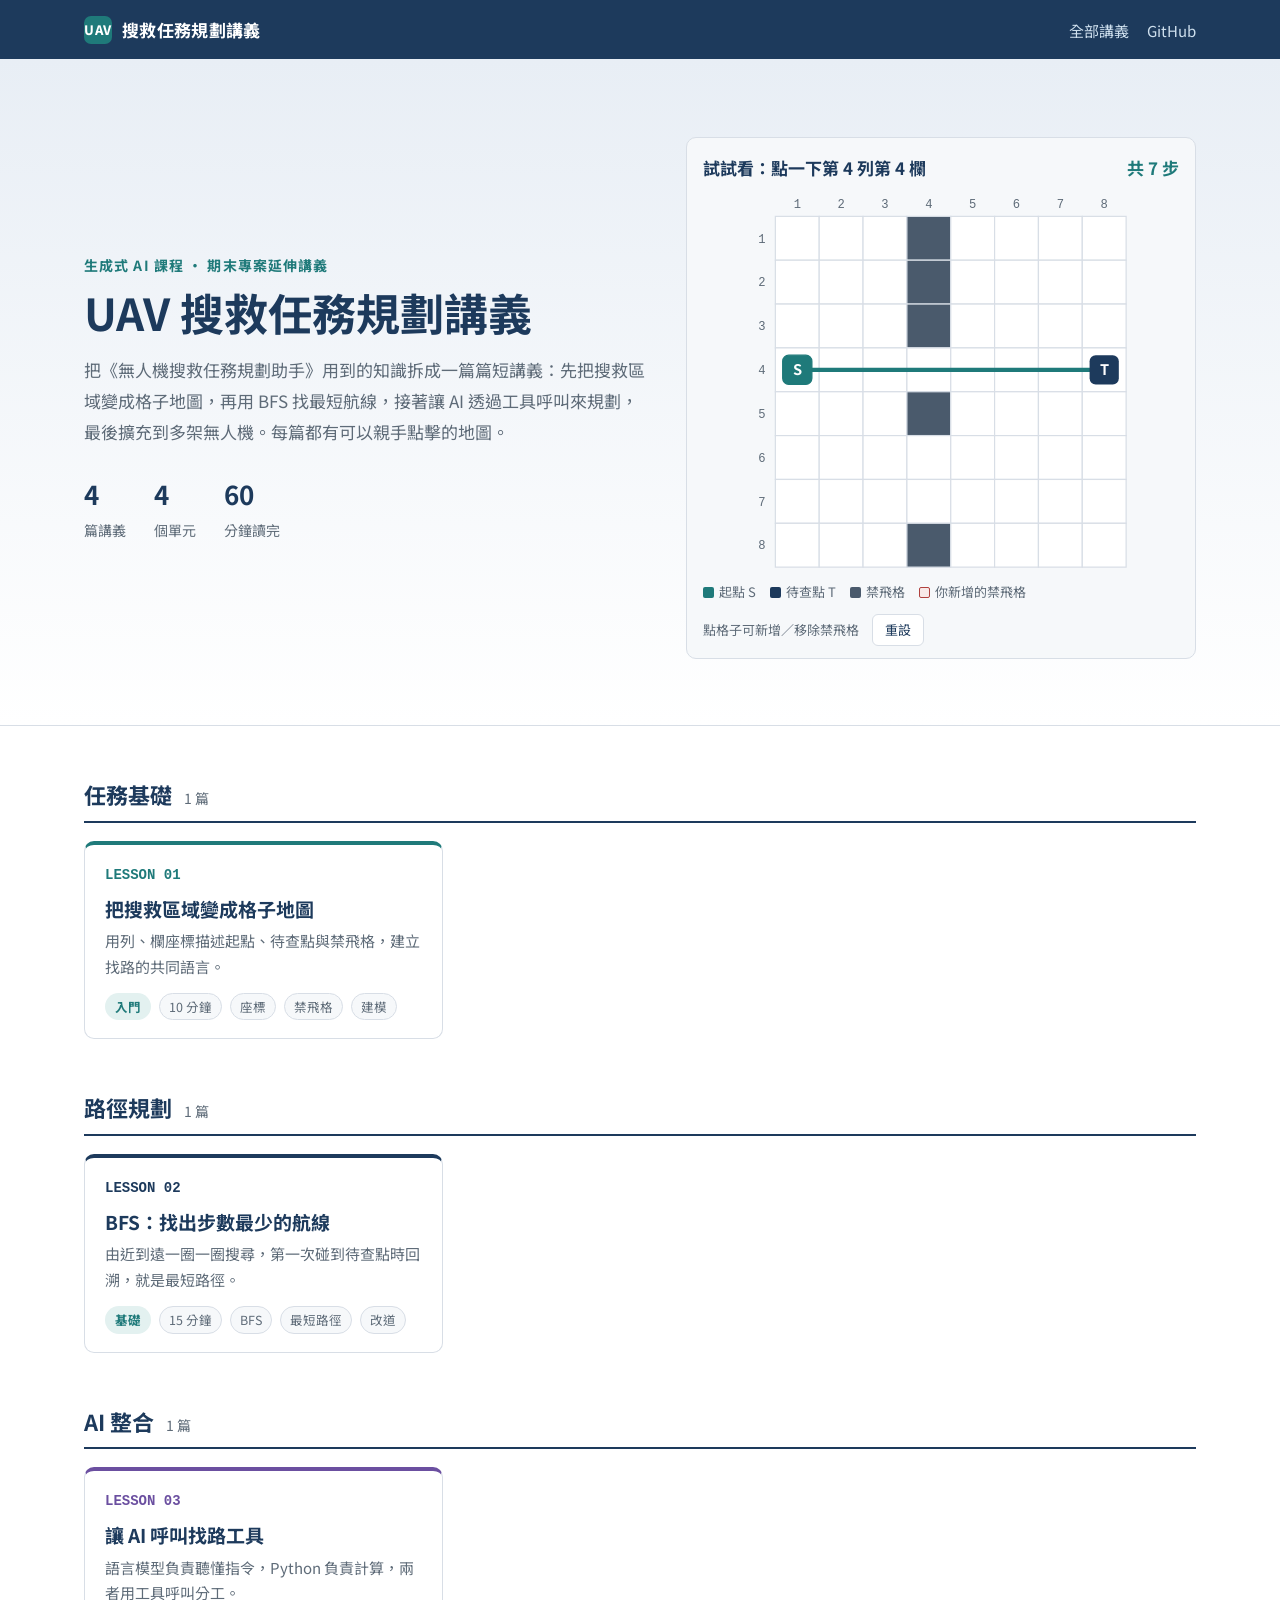
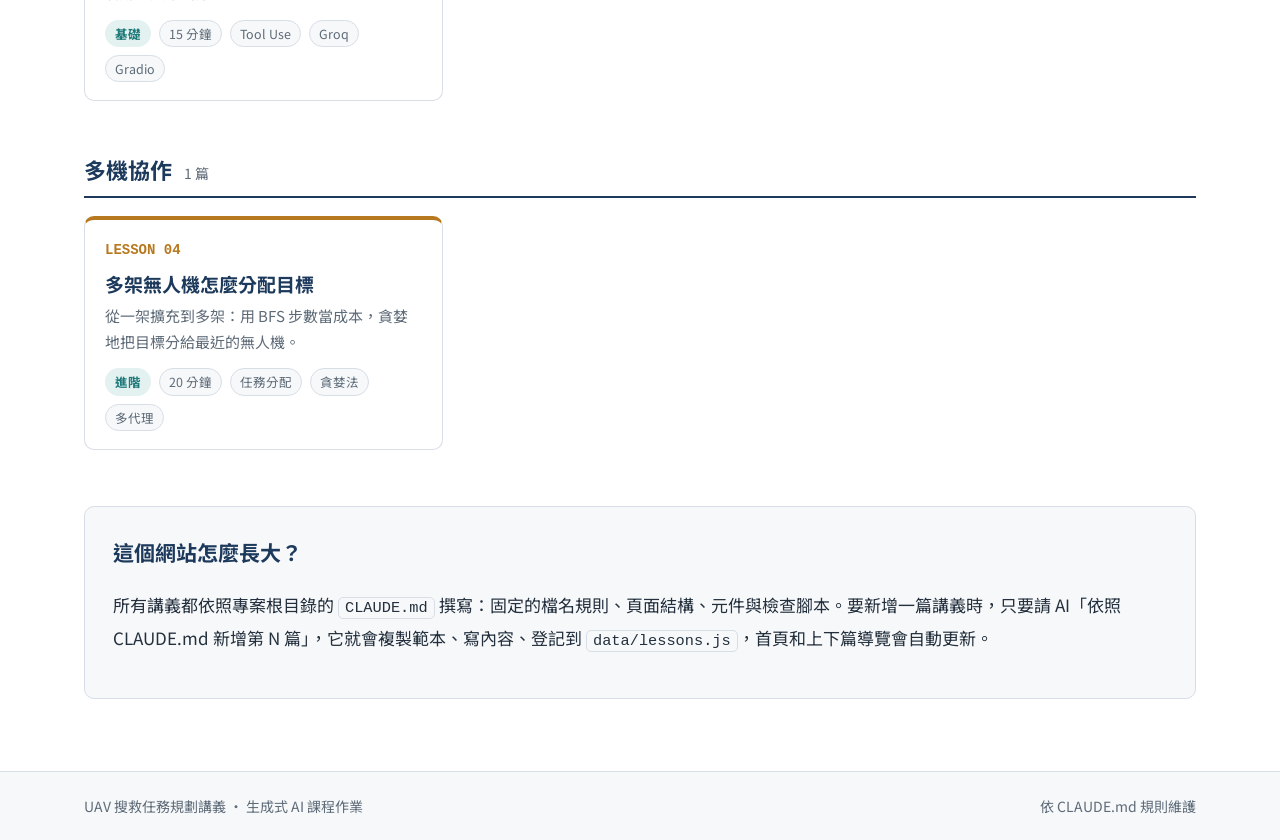
<file: index.html>
<!DOCTYPE html>
<html lang="zh-Hant-TW">
<head>
  <meta charset="UTF-8">
  <meta name="viewport" content="width=device-width, initial-scale=1">
  <title>UAV 搜救任務規劃講義</title>
  <meta name="description" content="從格子地圖、BFS 最短路徑、AI 工具呼叫到多無人機任務分配，一步步理解無人機搜救任務規劃。">
  <link rel="preconnect" href="https://fonts.googleapis.com">
  <link href="https://fonts.googleapis.com/css2?family=Noto+Sans+TC:wght@400;700&display=swap" rel="stylesheet">
  <link rel="stylesheet" href="assets/css/style.css">
  <script src="data/lessons.js" defer></script>
  <script src="assets/js/main.js" defer></script>
</head>
<body data-page="index">

<header class="site-header">
  <div class="inner">
    <a class="brand" href="index.html"><span class="brand-mark">UAV</span>搜救任務規劃講義</a>
    <nav><a href="#lessons">全部講義</a><a href="https://github.com/nswerr/uav-rescue-lessons">GitHub</a></nav>
  </div>
</header>

<section class="hero">
  <div class="inner hero-grid">
    <div>
      <p class="kicker">生成式 AI 課程 ・ 期末專案延伸講義</p>
      <h1>UAV 搜救任務規劃講義</h1>
      <p class="lead">把《無人機搜救任務規劃助手》用到的知識拆成一篇篇短講義：先把搜救區域變成格子地圖，再用 BFS 找最短航線，接著讓 AI 透過工具呼叫來規劃，最後擴充到多架無人機。每篇都有可以親手點擊的地圖。</p>
      <div class="stats">
        <div><b data-stat="count">–</b>篇講義</div>
        <div><b data-stat="units">–</b>個單元</div>
        <div><b data-stat="minutes">–</b>分鐘讀完</div>
      </div>
    </div>
    <div class="grid-map" data-rows="8" data-cols="8" data-start="4,1" data-goal="4,8"
         data-blocked="1,4;2,4;3,4;5,4;8,4" data-title="試試看：點一下第 4 列第 4 欄" data-interactive="true"></div>
  </div>
</section>

<main class="page" id="lessons">
  <div id="lesson-list"></div>

  <section class="how">
    <h2>這個網站怎麼長大？</h2>
    <p>所有講義都依照專案根目錄的 <code>CLAUDE.md</code> 撰寫：固定的檔名規則、頁面結構、元件與檢查腳本。要新增一篇講義時，只要請 AI「依照 CLAUDE.md 新增第 N 篇」，它就會複製範本、寫內容、登記到 <code>data/lessons.js</code>，首頁和上下篇導覽會自動更新。</p>
  </section>
</main>

<footer class="site-footer">
  <div class="inner">
    <span>UAV 搜救任務規劃講義 ・ 生成式 AI 課程作業</span>
    <span>依 CLAUDE.md 規則維護</span>
  </div>
</footer>
</body>
</html>
</file>
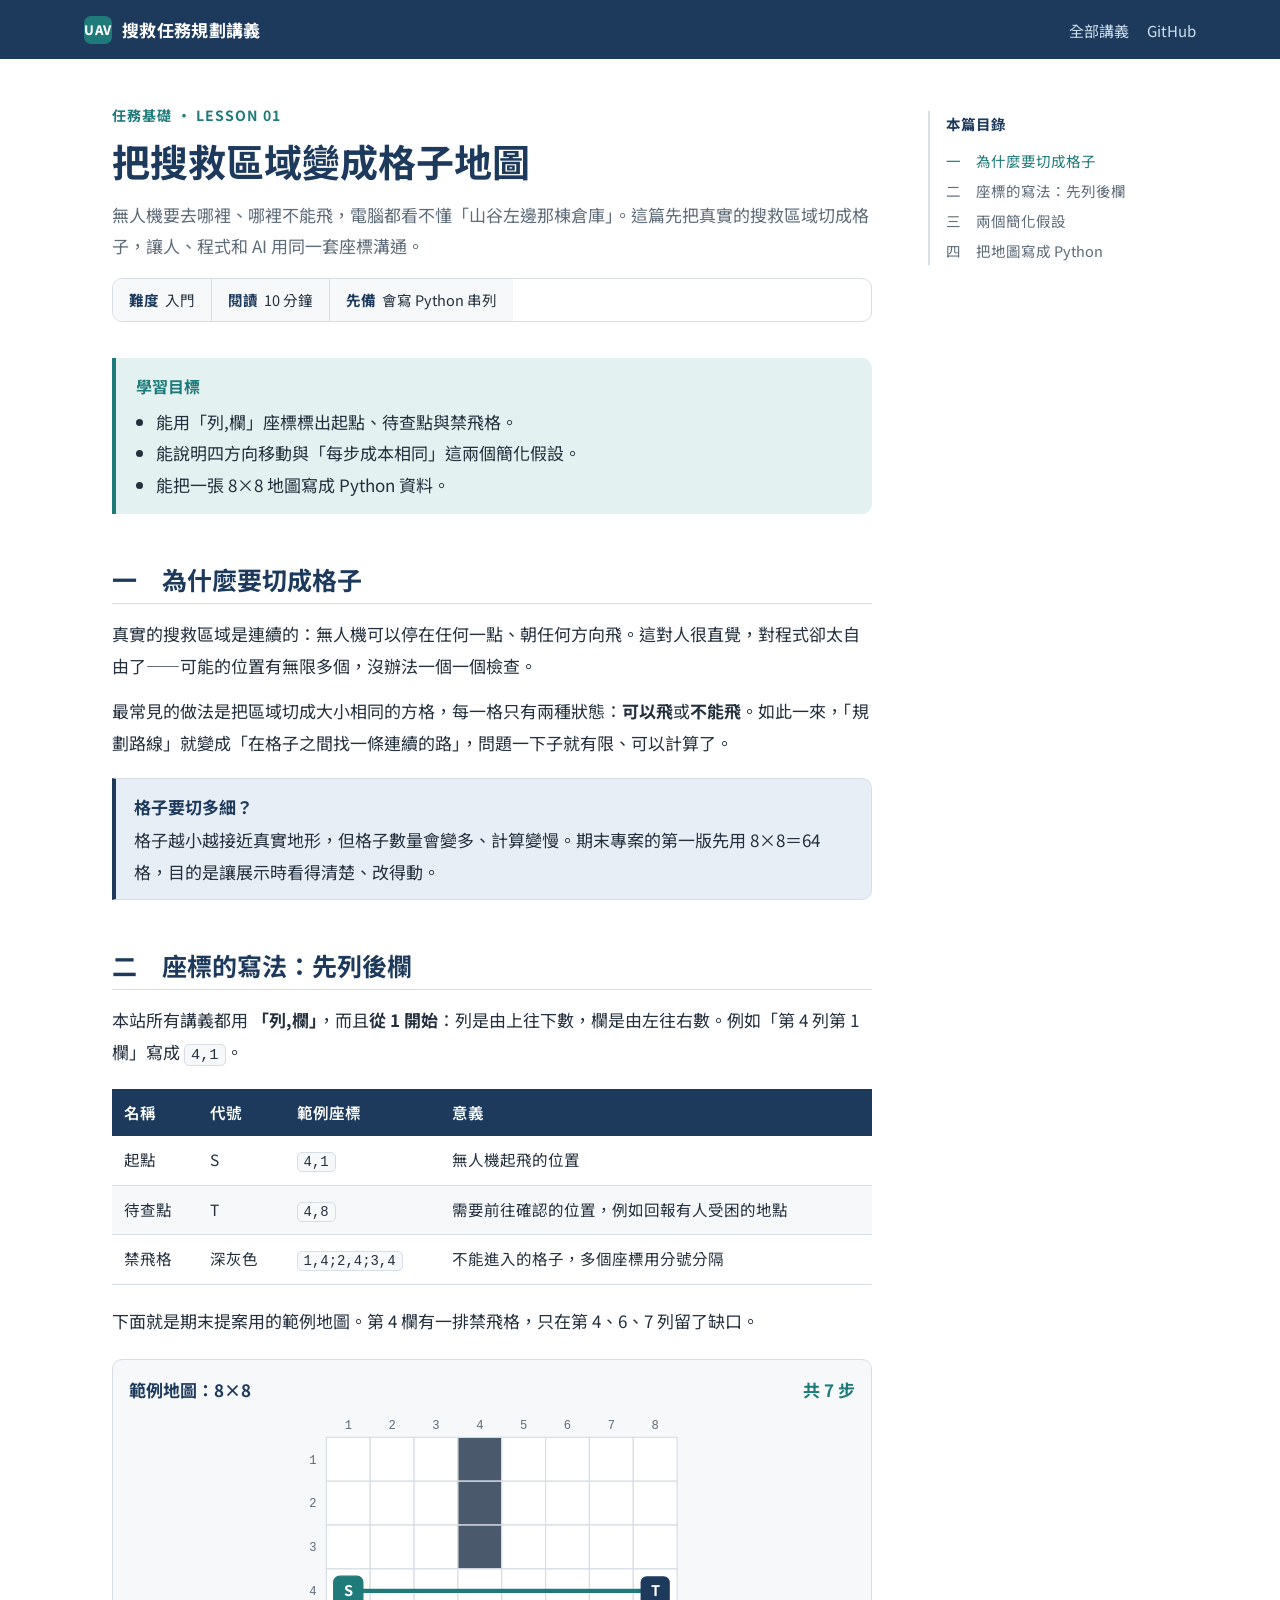
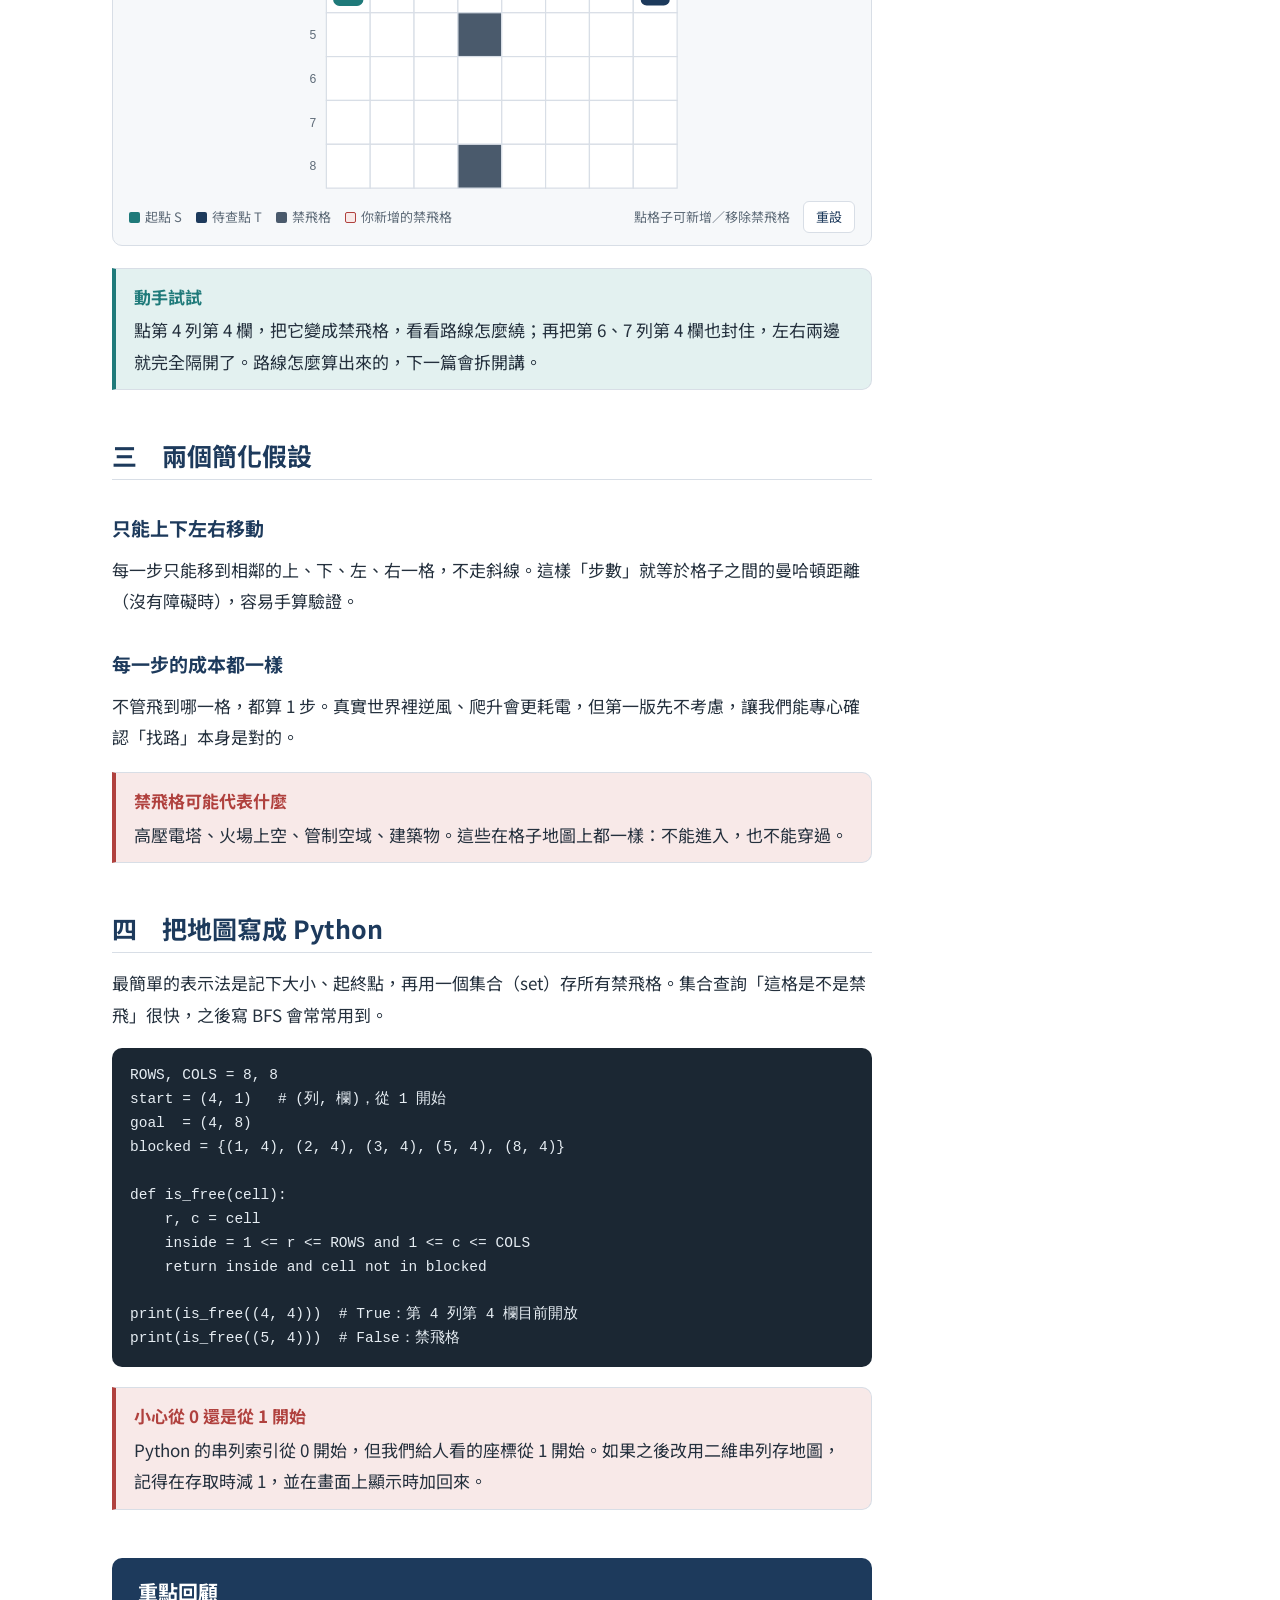
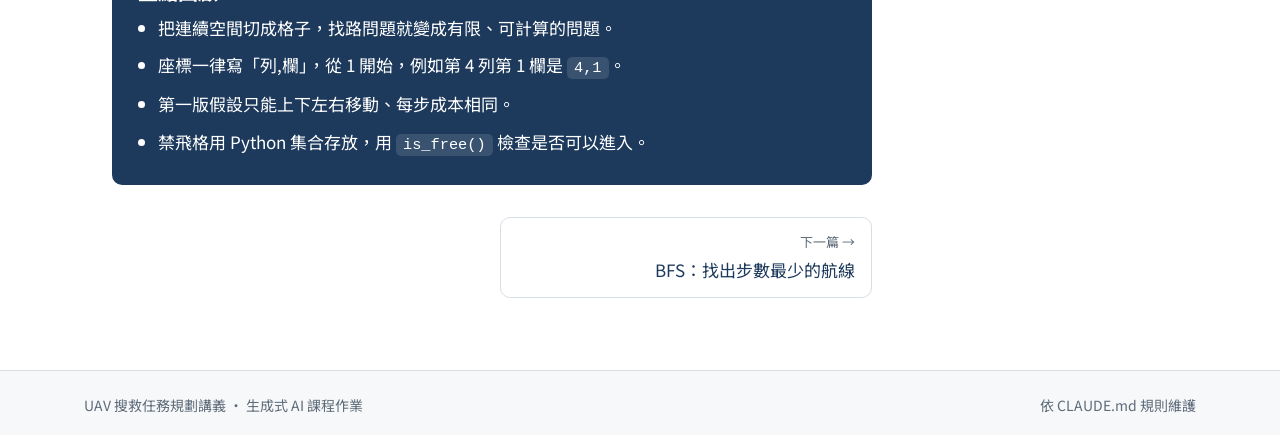
<file: lessons/01-grid-map.html>
<!DOCTYPE html>
<html lang="zh-Hant-TW">
<head>
  <meta charset="UTF-8">
  <meta name="viewport" content="width=device-width, initial-scale=1">
  <title>01 把搜救區域變成格子地圖｜UAV 搜救任務規劃講義</title>
  <meta name="description" content="用列、欄座標描述起點、待查點與禁飛格，建立找路的共同語言。">
  <link rel="preconnect" href="https://fonts.googleapis.com">
  <link href="https://fonts.googleapis.com/css2?family=Noto+Sans+TC:wght@400;700&display=swap" rel="stylesheet">
  <link rel="stylesheet" href="../assets/css/style.css">
  <script src="../data/lessons.js" defer></script>
  <script src="../assets/js/main.js" defer></script>
</head>
<body data-lesson-id="01">

<header class="site-header">
  <div class="inner">
    <a class="brand" href="../index.html"><span class="brand-mark">UAV</span>搜救任務規劃講義</a>
    <nav><a href="../index.html">全部講義</a><a href="https://github.com/nswerr/uav-rescue-lessons">GitHub</a></nav>
  </div>
</header>

<div class="lesson-layout">
  <main>
    <header class="lesson-head">
      <p class="kicker">任務基礎 ・ LESSON 01</p>
      <h1>把搜救區域變成格子地圖</h1>
      <p class="lead">無人機要去哪裡、哪裡不能飛，電腦都看不懂「山谷左邊那棟倉庫」。這篇先把真實的搜救區域切成格子，讓人、程式和 AI 用同一套座標溝通。</p>
      <div class="info-bar">
        <div><b>難度</b>入門</div>
        <div><b>閱讀</b>10 分鐘</div>
        <div><b>先備</b>會寫 Python 串列</div>
      </div>
    </header>

    <section class="goals">
      <h2>學習目標</h2>
      <ul>
        <li>能用「列,欄」座標標出起點、待查點與禁飛格。</li>
        <li>能說明四方向移動與「每步成本相同」這兩個簡化假設。</li>
        <li>能把一張 8×8 地圖寫成 Python 資料。</li>
      </ul>
    </section>

    <article>
      <h2 id="why-grid">一　為什麼要切成格子</h2>
      <p>真實的搜救區域是連續的：無人機可以停在任何一點、朝任何方向飛。這對人很直覺，對程式卻太自由了——可能的位置有無限多個，沒辦法一個一個檢查。</p>
      <p>最常見的做法是把區域切成大小相同的方格，每一格只有兩種狀態：<strong>可以飛</strong>或<strong>不能飛</strong>。如此一來，「規劃路線」就變成「在格子之間找一條連續的路」，問題一下子就有限、可以計算了。</p>
      <div class="callout note"><strong>格子要切多細？</strong><p>格子越小越接近真實地形，但格子數量會變多、計算變慢。期末專案的第一版先用 8×8＝64 格，目的是讓展示時看得清楚、改得動。</p></div>

      <h2 id="coordinates">二　座標的寫法：先列後欄</h2>
      <p>本站所有講義都用 <strong>「列,欄」</strong>，而且<strong>從 1 開始</strong>：列是由上往下數，欄是由左往右數。例如「第 4 列第 1 欄」寫成 <code>4,1</code>。</p>
      <table class="data">
        <thead><tr><th>名稱</th><th>代號</th><th>範例座標</th><th>意義</th></tr></thead>
        <tbody>
          <tr><td>起點</td><td>S</td><td><code>4,1</code></td><td>無人機起飛的位置</td></tr>
          <tr><td>待查點</td><td>T</td><td><code>4,8</code></td><td>需要前往確認的位置，例如回報有人受困的地點</td></tr>
          <tr><td>禁飛格</td><td>深灰色</td><td><code>1,4;2,4;3,4</code></td><td>不能進入的格子，多個座標用分號分隔</td></tr>
        </tbody>
      </table>
      <p>下面就是期末提案用的範例地圖。第 4 欄有一排禁飛格，只在第 4、6、7 列留了缺口。</p>

      <div class="grid-map" data-rows="8" data-cols="8" data-start="4,1" data-goal="4,8"
           data-blocked="1,4;2,4;3,4;5,4;8,4" data-title="範例地圖：8×8" data-interactive="true"></div>

      <div class="callout tip"><strong>動手試試</strong><p>點第 4 列第 4 欄，把它變成禁飛格，看看路線怎麼繞；再把第 6、7 列第 4 欄也封住，左右兩邊就完全隔開了。路線怎麼算出來的，下一篇會拆開講。</p></div>

      <h2 id="rules">三　兩個簡化假設</h2>
      <h3>只能上下左右移動</h3>
      <p>每一步只能移到相鄰的上、下、左、右一格，不走斜線。這樣「步數」就等於格子之間的曼哈頓距離（沒有障礙時），容易手算驗證。</p>
      <h3>每一步的成本都一樣</h3>
      <p>不管飛到哪一格，都算 1 步。真實世界裡逆風、爬升會更耗電，但第一版先不考慮，讓我們能專心確認「找路」本身是對的。</p>
      <div class="callout warn"><strong>禁飛格可能代表什麼</strong><p>高壓電塔、火場上空、管制空域、建築物。這些在格子地圖上都一樣：不能進入，也不能穿過。</p></div>

      <h2 id="python">四　把地圖寫成 Python</h2>
      <p>最簡單的表示法是記下大小、起終點，再用一個集合（set）存所有禁飛格。集合查詢「這格是不是禁飛」很快，之後寫 BFS 會常常用到。</p>
<pre><code class="lang-python">ROWS, COLS = 8, 8
start = (4, 1)   # (列, 欄)，從 1 開始
goal  = (4, 8)
blocked = {(1, 4), (2, 4), (3, 4), (5, 4), (8, 4)}

def is_free(cell):
    r, c = cell
    inside = 1 &lt;= r &lt;= ROWS and 1 &lt;= c &lt;= COLS
    return inside and cell not in blocked

print(is_free((4, 4)))  # True：第 4 列第 4 欄目前開放
print(is_free((5, 4)))  # False：禁飛格</code></pre>
      <div class="callout warn"><strong>小心從 0 還是從 1 開始</strong><p>Python 的串列索引從 0 開始，但我們給人看的座標從 1 開始。如果之後改用二維串列存地圖，記得在存取時減 1，並在畫面上顯示時加回來。</p></div>

      <section class="recap">
        <h2>重點回顧</h2>
        <ul>
          <li>把連續空間切成格子，找路問題就變成有限、可計算的問題。</li>
          <li>座標一律寫「列,欄」，從 1 開始，例如第 4 列第 1 欄是 <code>4,1</code>。</li>
          <li>第一版假設只能上下左右移動、每步成本相同。</li>
          <li>禁飛格用 Python 集合存放，用 <code>is_free()</code> 檢查是否可以進入。</li>
        </ul>
      </section>
    </article>

    <nav class="pager" data-pager></nav>
  </main>

  <aside class="toc" data-toc></aside>
</div>

<footer class="site-footer">
  <div class="inner">
    <span>UAV 搜救任務規劃講義 ・ 生成式 AI 課程作業</span>
    <span>依 CLAUDE.md 規則維護</span>
  </div>
</footer>
</body>
</html>
</file>
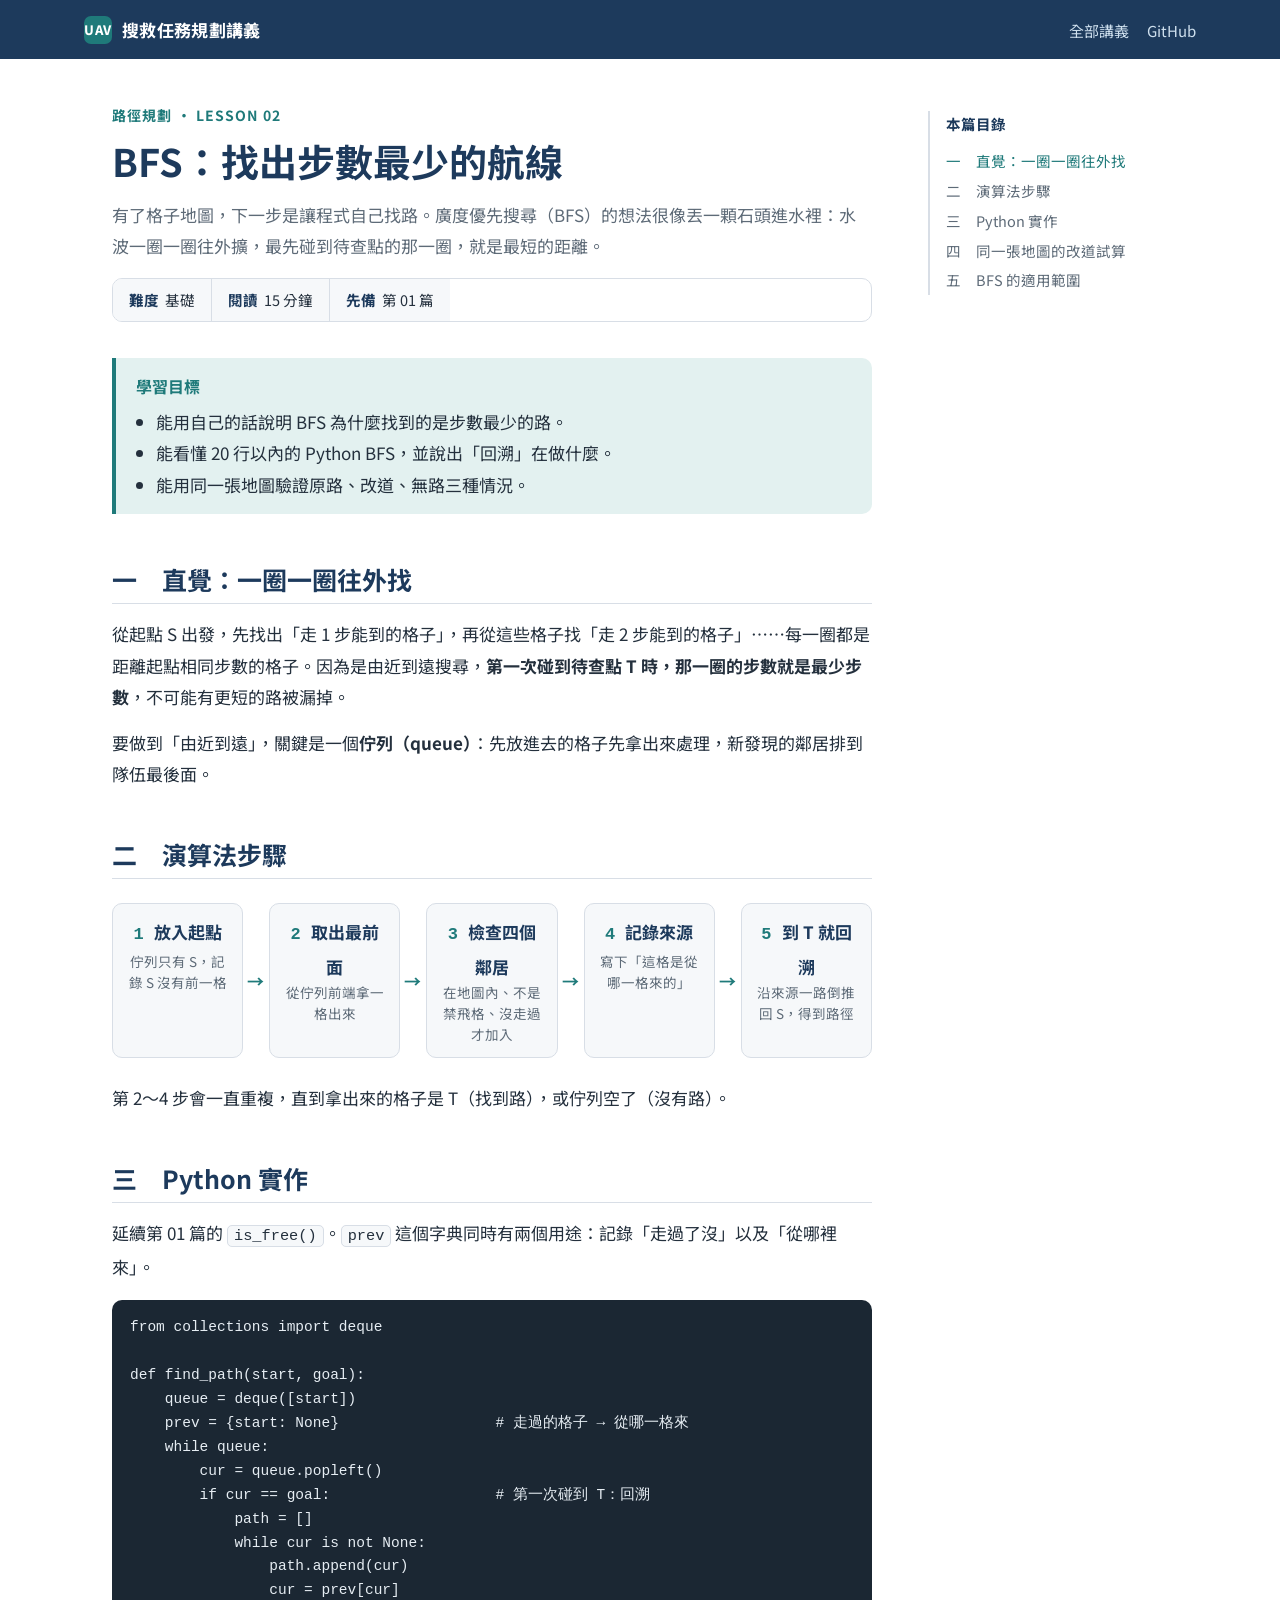
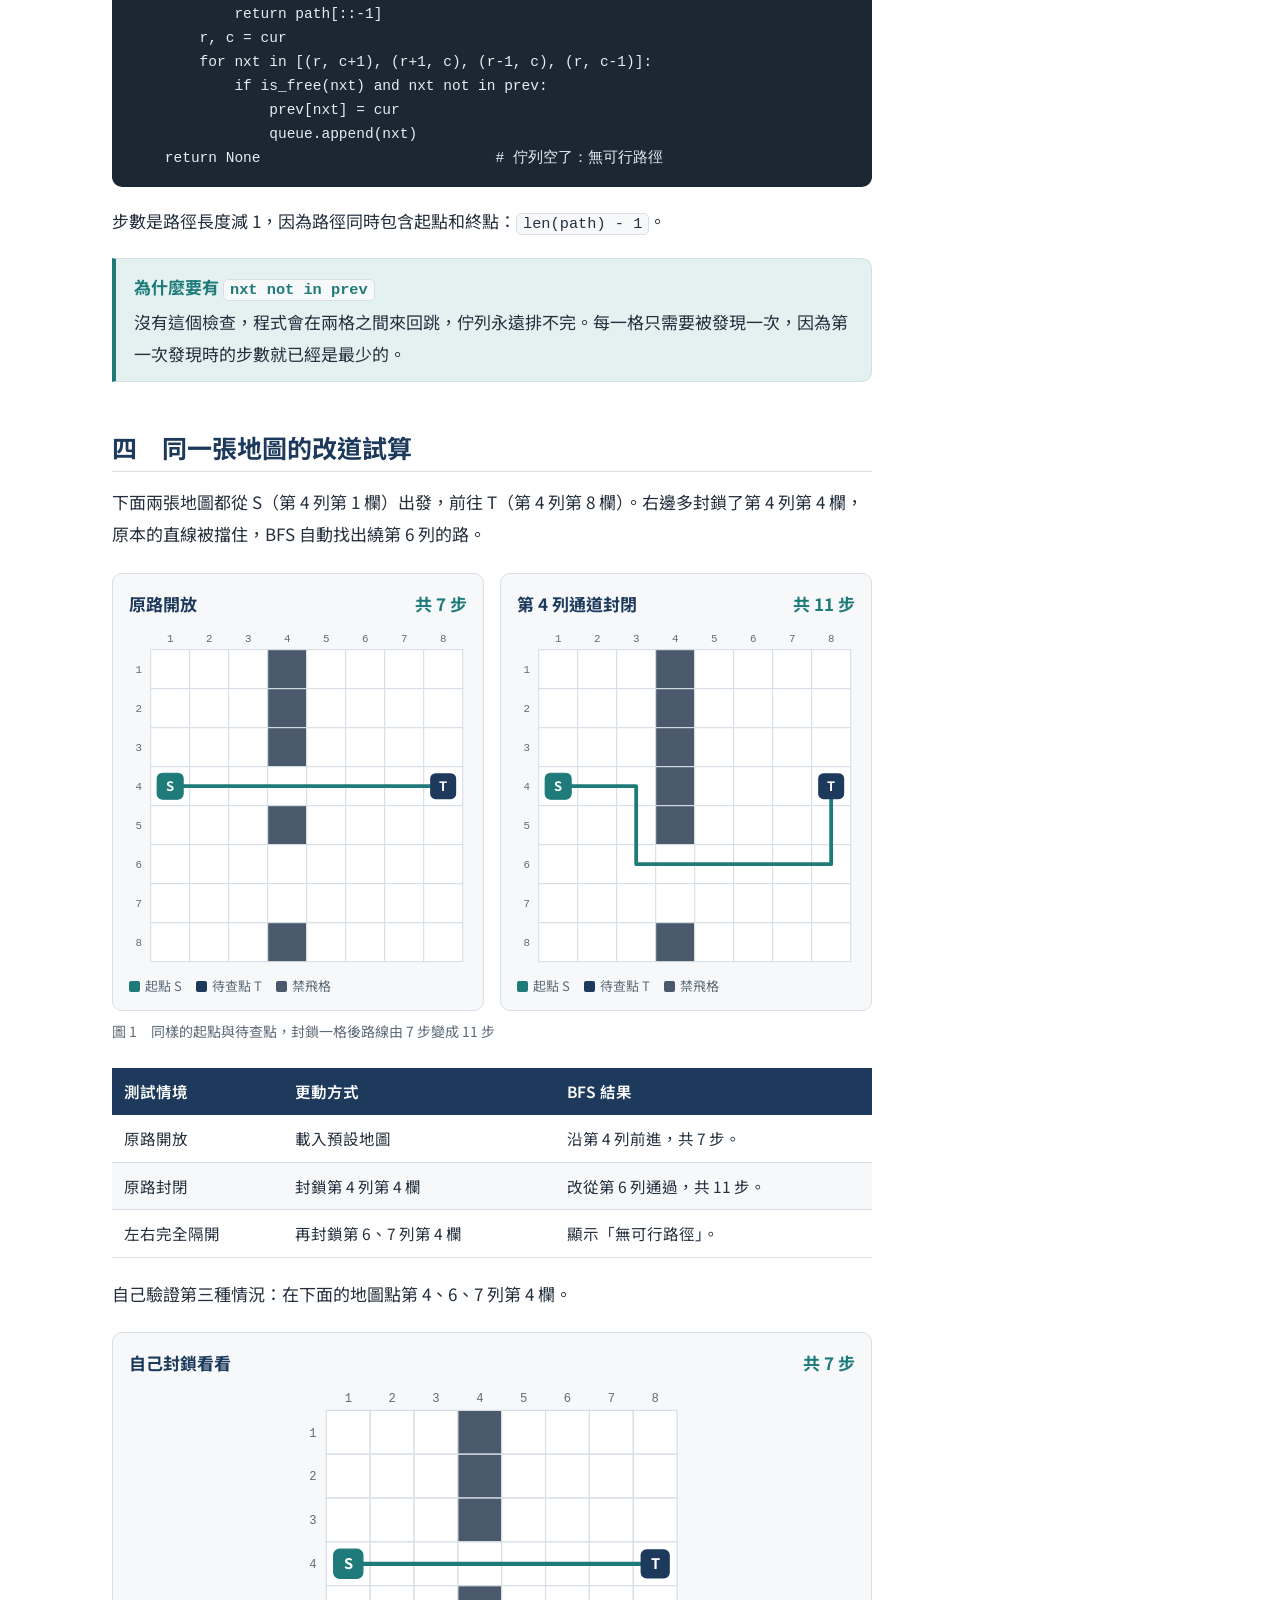
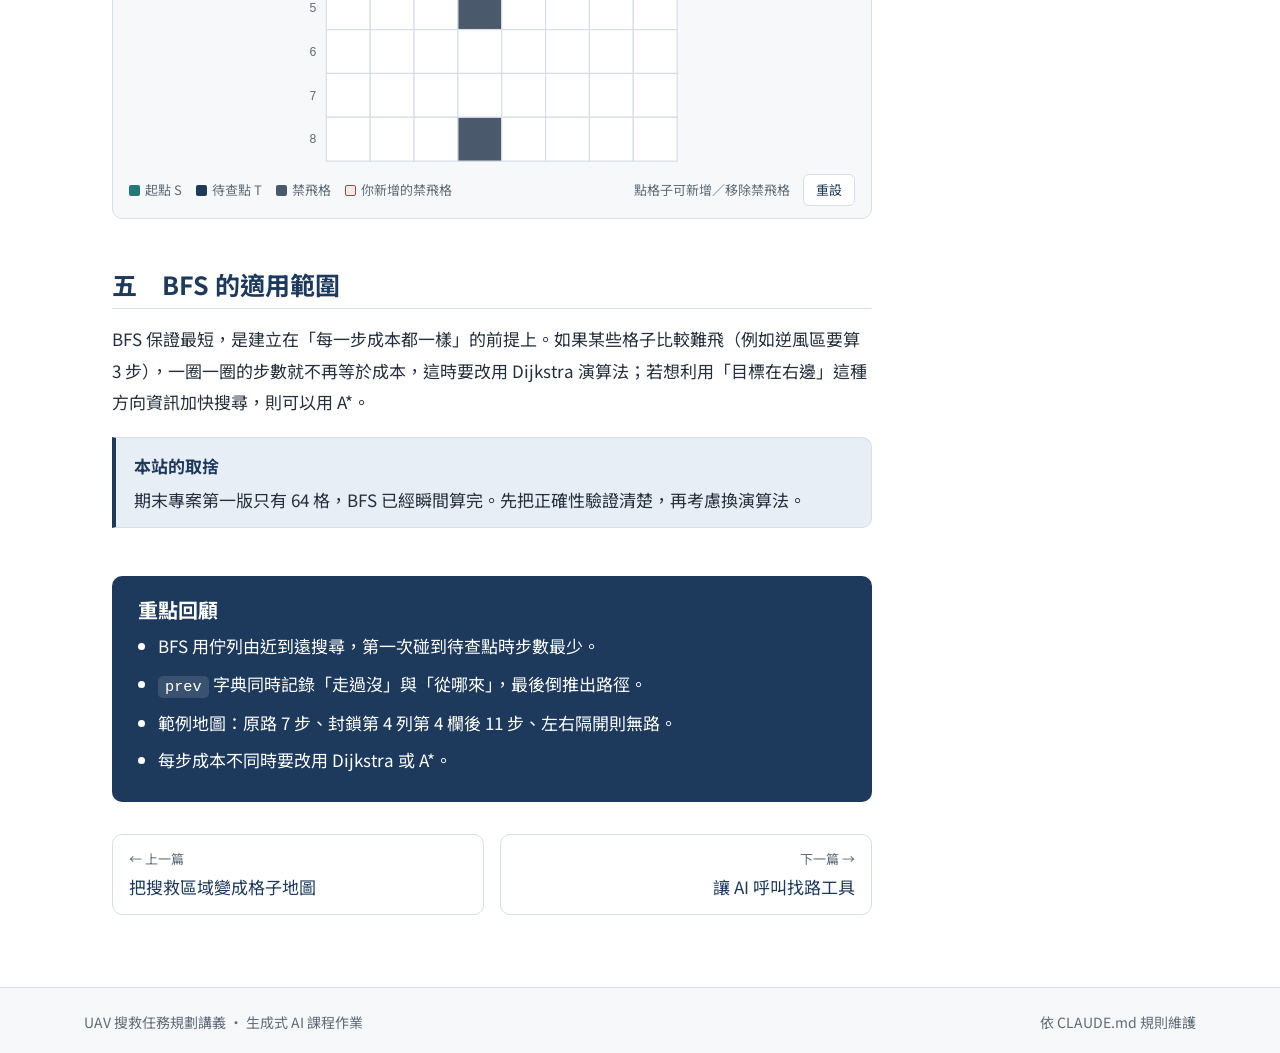
<file: lessons/02-bfs-shortest-path.html>
<!DOCTYPE html>
<html lang="zh-Hant-TW">
<head>
  <meta charset="UTF-8">
  <meta name="viewport" content="width=device-width, initial-scale=1">
  <title>02 BFS：找出步數最少的航線｜UAV 搜救任務規劃講義</title>
  <meta name="description" content="由近到遠一圈一圈搜尋，第一次碰到待查點時回溯，就是最短路徑。">
  <link rel="preconnect" href="https://fonts.googleapis.com">
  <link href="https://fonts.googleapis.com/css2?family=Noto+Sans+TC:wght@400;700&display=swap" rel="stylesheet">
  <link rel="stylesheet" href="../assets/css/style.css">
  <script src="../data/lessons.js" defer></script>
  <script src="../assets/js/main.js" defer></script>
</head>
<body data-lesson-id="02">

<header class="site-header">
  <div class="inner">
    <a class="brand" href="../index.html"><span class="brand-mark">UAV</span>搜救任務規劃講義</a>
    <nav><a href="../index.html">全部講義</a><a href="https://github.com/nswerr/uav-rescue-lessons">GitHub</a></nav>
  </div>
</header>

<div class="lesson-layout">
  <main>
    <header class="lesson-head">
      <p class="kicker">路徑規劃 ・ LESSON 02</p>
      <h1>BFS：找出步數最少的航線</h1>
      <p class="lead">有了格子地圖，下一步是讓程式自己找路。廣度優先搜尋（BFS）的想法很像丟一顆石頭進水裡：水波一圈一圈往外擴，最先碰到待查點的那一圈，就是最短的距離。</p>
      <div class="info-bar">
        <div><b>難度</b>基礎</div>
        <div><b>閱讀</b>15 分鐘</div>
        <div><b>先備</b>第 01 篇</div>
      </div>
    </header>

    <section class="goals">
      <h2>學習目標</h2>
      <ul>
        <li>能用自己的話說明 BFS 為什麼找到的是步數最少的路。</li>
        <li>能看懂 20 行以內的 Python BFS，並說出「回溯」在做什麼。</li>
        <li>能用同一張地圖驗證原路、改道、無路三種情況。</li>
      </ul>
    </section>

    <article>
      <h2 id="idea">一　直覺：一圈一圈往外找</h2>
      <p>從起點 S 出發，先找出「走 1 步能到的格子」，再從這些格子找「走 2 步能到的格子」……每一圈都是距離起點相同步數的格子。因為是由近到遠搜尋，<strong>第一次碰到待查點 T 時，那一圈的步數就是最少步數</strong>，不可能有更短的路被漏掉。</p>
      <p>要做到「由近到遠」，關鍵是一個<strong>佇列（queue）</strong>：先放進去的格子先拿出來處理，新發現的鄰居排到隊伍最後面。</p>

      <h2 id="steps">二　演算法步驟</h2>
      <ol class="flow">
        <li><b>放入起點</b><span>佇列只有 S，記錄 S 沒有前一格</span></li>
        <li><b>取出最前面</b><span>從佇列前端拿一格出來</span></li>
        <li><b>檢查四個鄰居</b><span>在地圖內、不是禁飛格、沒走過才加入</span></li>
        <li><b>記錄來源</b><span>寫下「這格是從哪一格來的」</span></li>
        <li><b>到 T 就回溯</b><span>沿來源一路倒推回 S，得到路徑</span></li>
      </ol>
      <p>第 2～4 步會一直重複，直到拿出來的格子是 T（找到路），或佇列空了（沒有路）。</p>

      <h2 id="code">三　Python 實作</h2>
      <p>延續第 01 篇的 <code>is_free()</code>。<code>prev</code> 這個字典同時有兩個用途：記錄「走過了沒」以及「從哪裡來」。</p>
<pre><code class="lang-python">from collections import deque

def find_path(start, goal):
    queue = deque([start])
    prev = {start: None}                  # 走過的格子 → 從哪一格來
    while queue:
        cur = queue.popleft()
        if cur == goal:                   # 第一次碰到 T：回溯
            path = []
            while cur is not None:
                path.append(cur)
                cur = prev[cur]
            return path[::-1]
        r, c = cur
        for nxt in [(r, c+1), (r+1, c), (r-1, c), (r, c-1)]:
            if is_free(nxt) and nxt not in prev:
                prev[nxt] = cur
                queue.append(nxt)
    return None                           # 佇列空了：無可行路徑</code></pre>
      <p>步數是路徑長度減 1，因為路徑同時包含起點和終點：<code>len(path) - 1</code>。</p>
      <div class="callout tip"><strong>為什麼要有 <code>nxt not in prev</code></strong><p>沒有這個檢查，程式會在兩格之間來回跳，佇列永遠排不完。每一格只需要被發現一次，因為第一次發現時的步數就已經是最少的。</p></div>

      <h2 id="reroute">四　同一張地圖的改道試算</h2>
      <p>下面兩張地圖都從 S（第 4 列第 1 欄）出發，前往 T（第 4 列第 8 欄）。右邊多封鎖了第 4 列第 4 欄，原本的直線被擋住，BFS 自動找出繞第 6 列的路。</p>
      <figure>
        <div class="map-pair">
          <div class="grid-map" data-rows="8" data-cols="8" data-start="4,1" data-goal="4,8"
               data-blocked="1,4;2,4;3,4;5,4;8,4" data-title="原路開放"></div>
          <div class="grid-map" data-rows="8" data-cols="8" data-start="4,1" data-goal="4,8"
               data-blocked="1,4;2,4;3,4;4,4;5,4;8,4" data-title="第 4 列通道封閉"></div>
        </div>
        <figcaption>圖 1　同樣的起點與待查點，封鎖一格後路線由 7 步變成 11 步</figcaption>
      </figure>
      <table class="data">
        <thead><tr><th>測試情境</th><th>更動方式</th><th>BFS 結果</th></tr></thead>
        <tbody>
          <tr><td>原路開放</td><td>載入預設地圖</td><td>沿第 4 列前進，共 7 步。</td></tr>
          <tr><td>原路封閉</td><td>封鎖第 4 列第 4 欄</td><td>改從第 6 列通過，共 11 步。</td></tr>
          <tr><td>左右完全隔開</td><td>再封鎖第 6、7 列第 4 欄</td><td>顯示「無可行路徑」。</td></tr>
        </tbody>
      </table>
      <p>自己驗證第三種情況：在下面的地圖點第 4、6、7 列第 4 欄。</p>
      <div class="grid-map" data-rows="8" data-cols="8" data-start="4,1" data-goal="4,8"
           data-blocked="1,4;2,4;3,4;5,4;8,4" data-title="自己封鎖看看" data-interactive="true"></div>

      <h2 id="limits">五　BFS 的適用範圍</h2>
      <p>BFS 保證最短，是建立在「每一步成本都一樣」的前提上。如果某些格子比較難飛（例如逆風區要算 3 步），一圈一圈的步數就不再等於成本，這時要改用 Dijkstra 演算法；若想利用「目標在右邊」這種方向資訊加快搜尋，則可以用 A*。</p>
      <div class="callout note"><strong>本站的取捨</strong><p>期末專案第一版只有 64 格，BFS 已經瞬間算完。先把正確性驗證清楚，再考慮換演算法。</p></div>

      <section class="recap">
        <h2>重點回顧</h2>
        <ul>
          <li>BFS 用佇列由近到遠搜尋，第一次碰到待查點時步數最少。</li>
          <li><code>prev</code> 字典同時記錄「走過沒」與「從哪來」，最後倒推出路徑。</li>
          <li>範例地圖：原路 7 步、封鎖第 4 列第 4 欄後 11 步、左右隔開則無路。</li>
          <li>每步成本不同時要改用 Dijkstra 或 A*。</li>
        </ul>
      </section>
    </article>

    <nav class="pager" data-pager></nav>
  </main>

  <aside class="toc" data-toc></aside>
</div>

<footer class="site-footer">
  <div class="inner">
    <span>UAV 搜救任務規劃講義 ・ 生成式 AI 課程作業</span>
    <span>依 CLAUDE.md 規則維護</span>
  </div>
</footer>
</body>
</html>
</file>
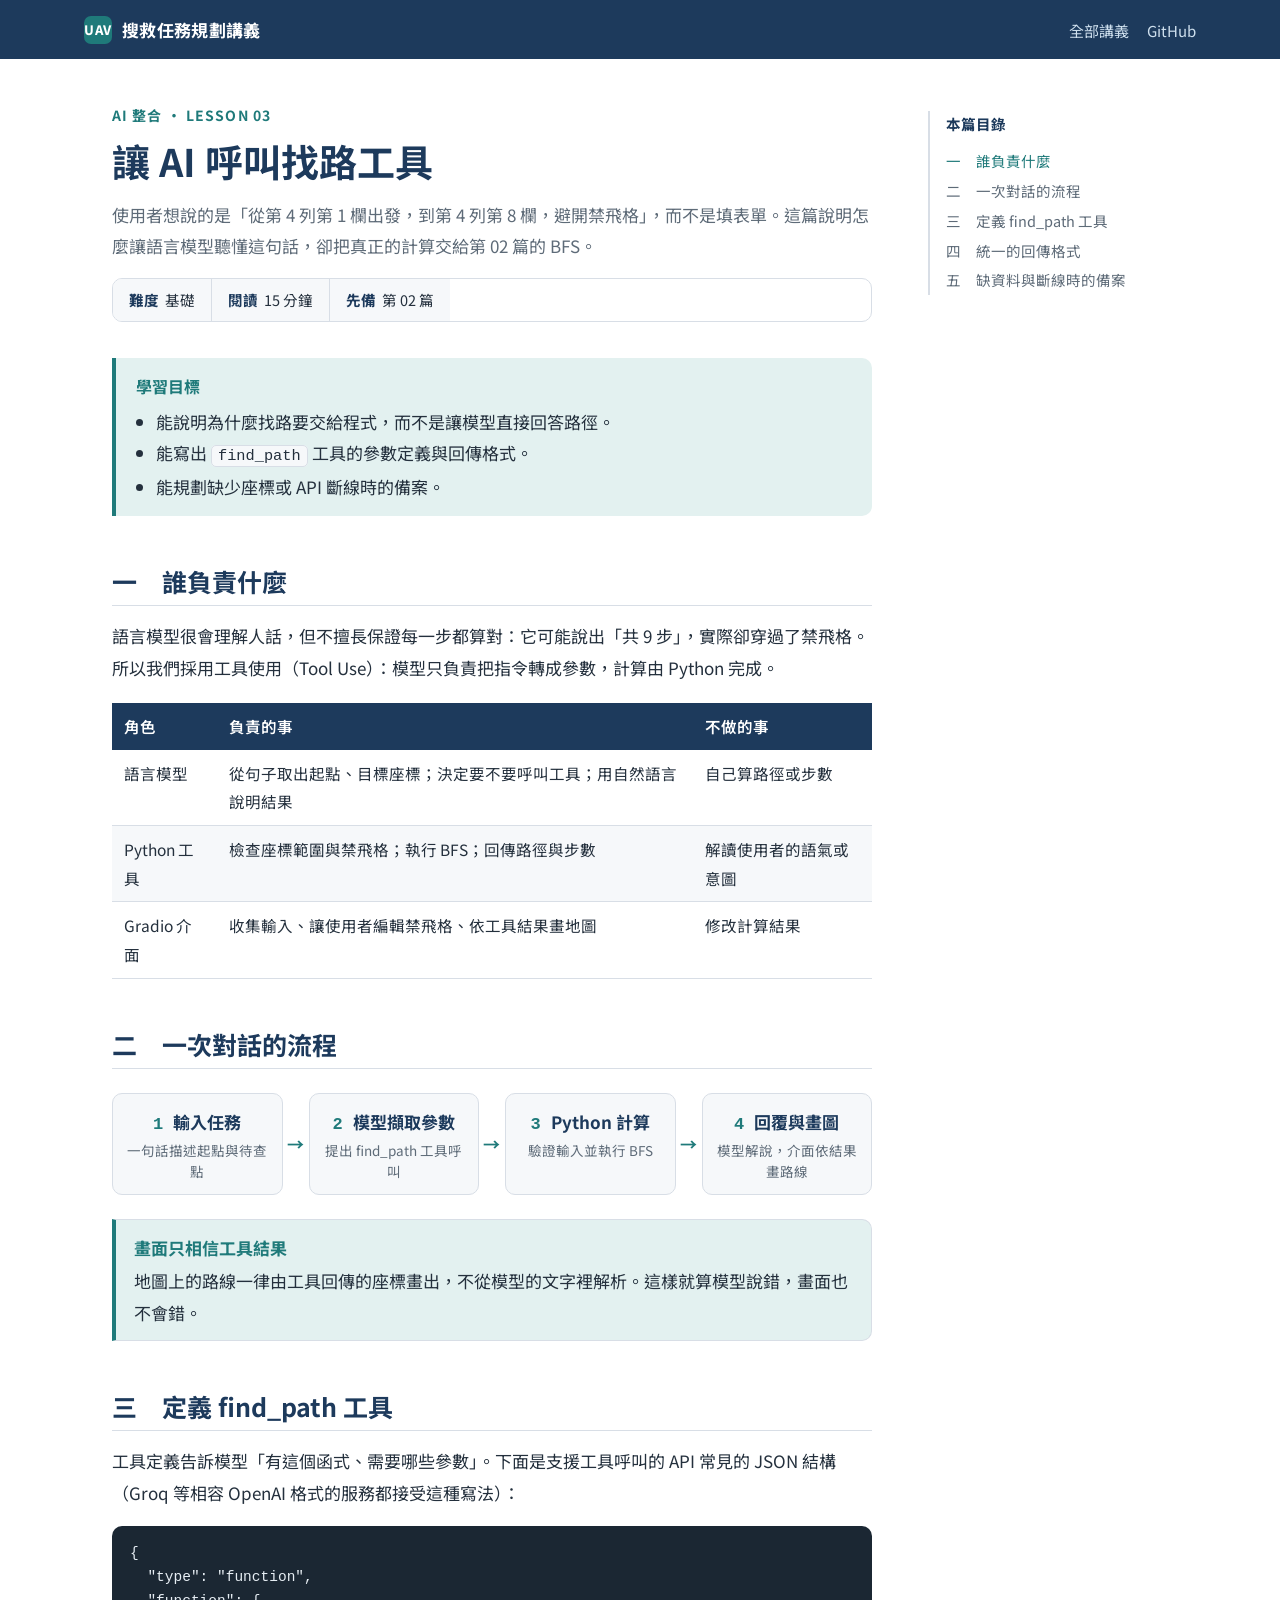
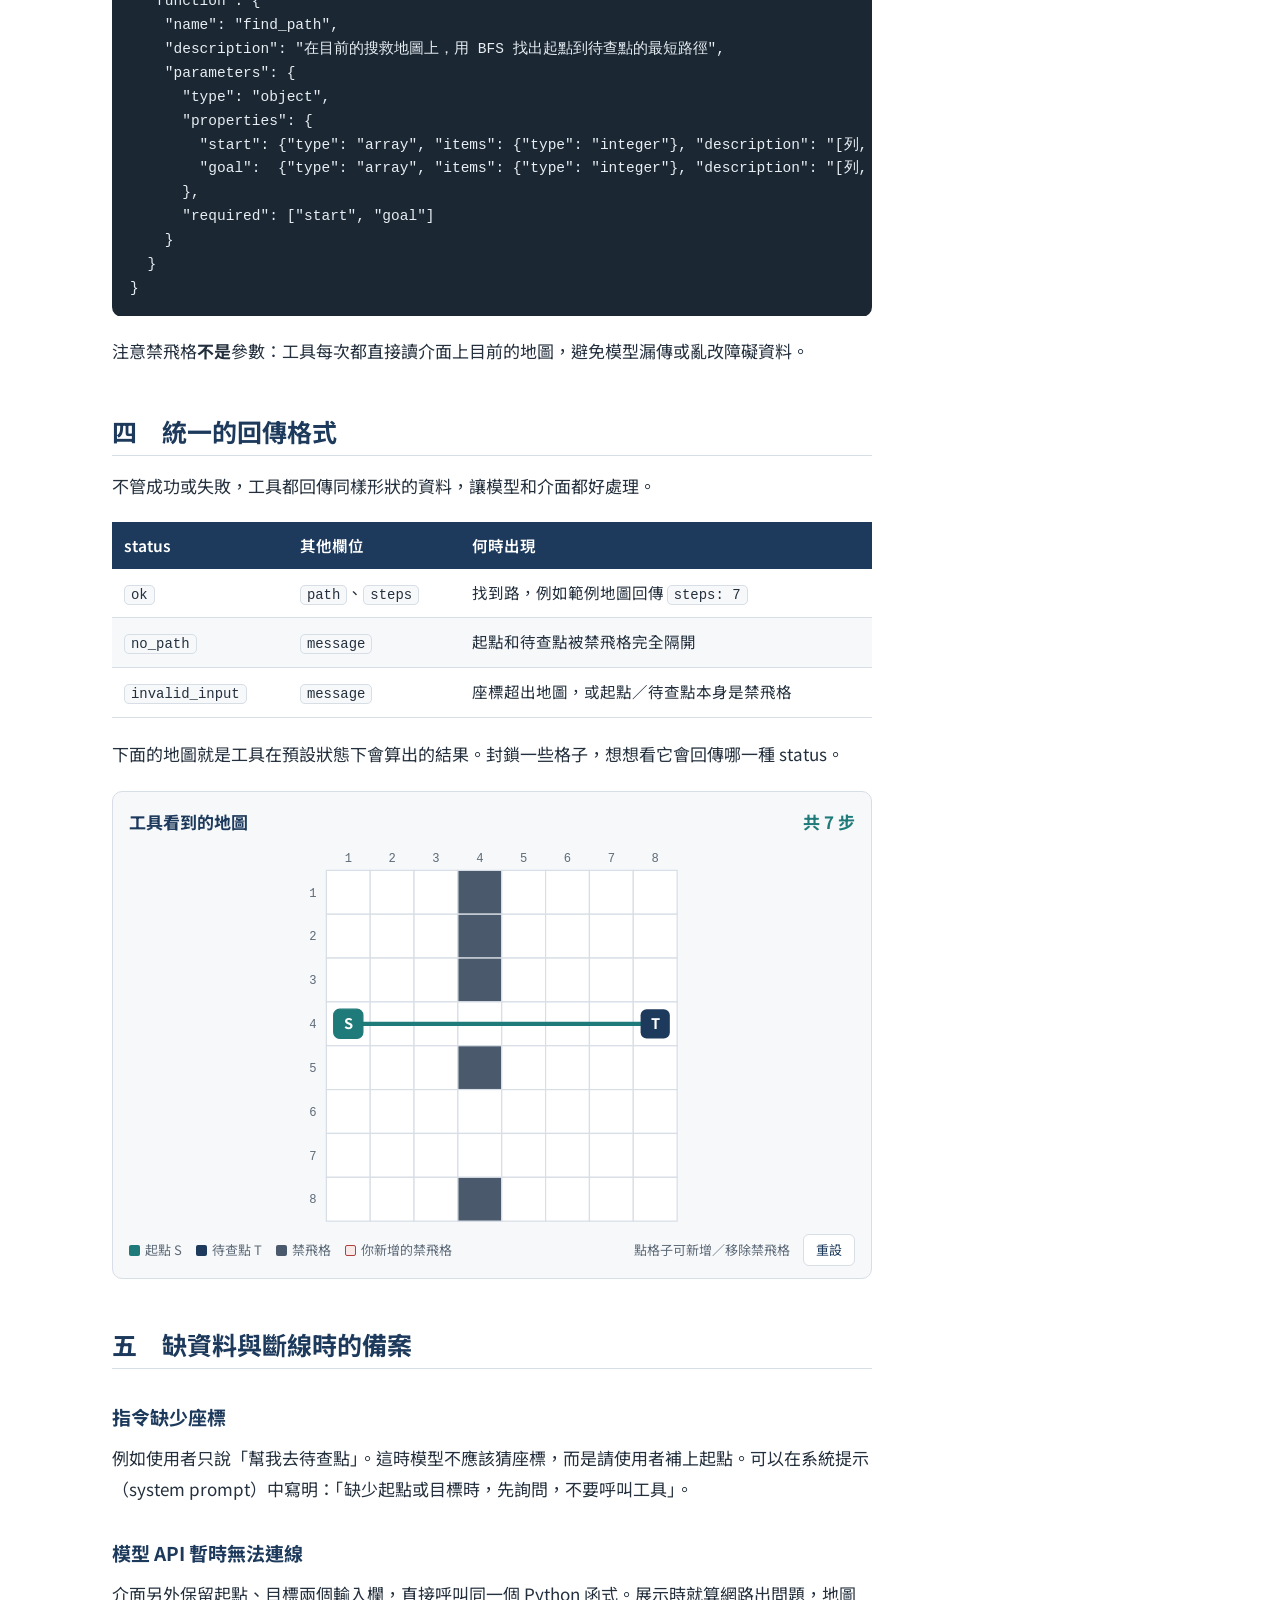
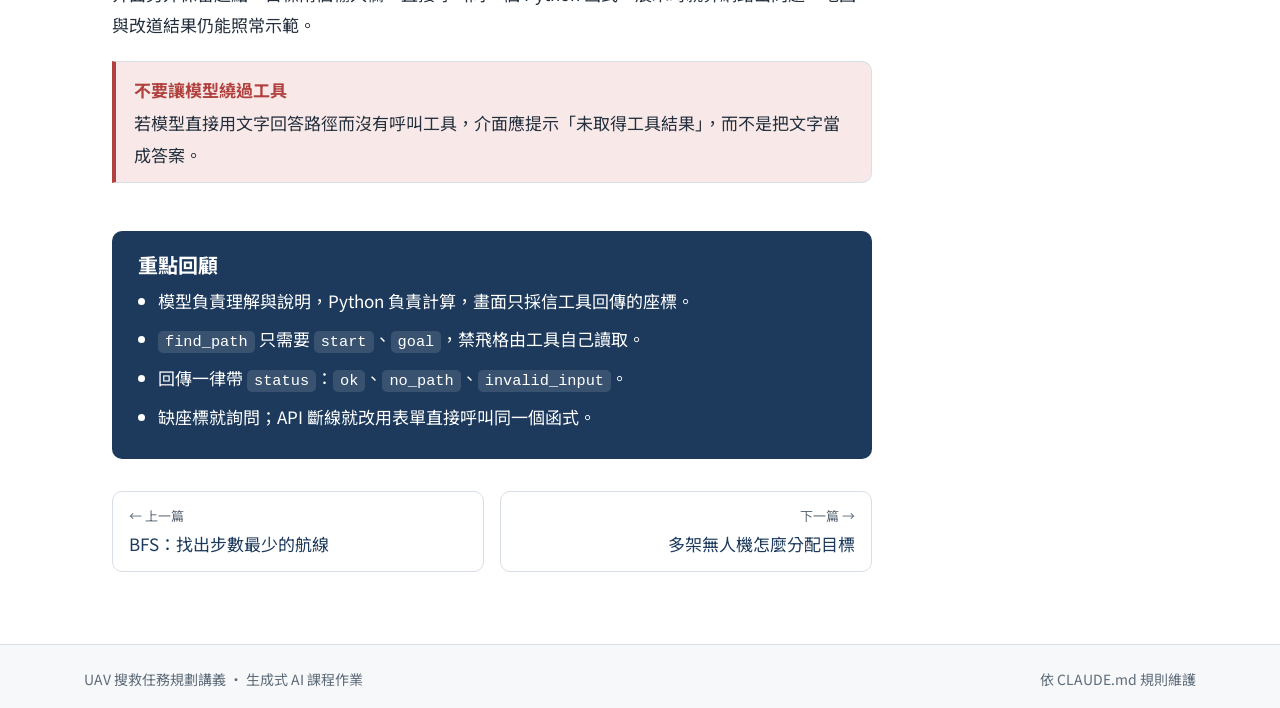
<file: lessons/03-ai-tool-use.html>
<!DOCTYPE html>
<html lang="zh-Hant-TW">
<head>
  <meta charset="UTF-8">
  <meta name="viewport" content="width=device-width, initial-scale=1">
  <title>03 讓 AI 呼叫找路工具｜UAV 搜救任務規劃講義</title>
  <meta name="description" content="語言模型負責聽懂指令，Python 負責計算，兩者用工具呼叫分工。">
  <link rel="preconnect" href="https://fonts.googleapis.com">
  <link href="https://fonts.googleapis.com/css2?family=Noto+Sans+TC:wght@400;700&display=swap" rel="stylesheet">
  <link rel="stylesheet" href="../assets/css/style.css">
  <script src="../data/lessons.js" defer></script>
  <script src="../assets/js/main.js" defer></script>
</head>
<body data-lesson-id="03">

<header class="site-header">
  <div class="inner">
    <a class="brand" href="../index.html"><span class="brand-mark">UAV</span>搜救任務規劃講義</a>
    <nav><a href="../index.html">全部講義</a><a href="https://github.com/nswerr/uav-rescue-lessons">GitHub</a></nav>
  </div>
</header>

<div class="lesson-layout">
  <main>
    <header class="lesson-head">
      <p class="kicker">AI 整合 ・ LESSON 03</p>
      <h1>讓 AI 呼叫找路工具</h1>
      <p class="lead">使用者想說的是「從第 4 列第 1 欄出發，到第 4 列第 8 欄，避開禁飛格」，而不是填表單。這篇說明怎麼讓語言模型聽懂這句話，卻把真正的計算交給第 02 篇的 BFS。</p>
      <div class="info-bar">
        <div><b>難度</b>基礎</div>
        <div><b>閱讀</b>15 分鐘</div>
        <div><b>先備</b>第 02 篇</div>
      </div>
    </header>

    <section class="goals">
      <h2>學習目標</h2>
      <ul>
        <li>能說明為什麼找路要交給程式，而不是讓模型直接回答路徑。</li>
        <li>能寫出 <code>find_path</code> 工具的參數定義與回傳格式。</li>
        <li>能規劃缺少座標或 API 斷線時的備案。</li>
      </ul>
    </section>

    <article>
      <h2 id="division">一　誰負責什麼</h2>
      <p>語言模型很會理解人話，但不擅長保證每一步都算對：它可能說出「共 9 步」，實際卻穿過了禁飛格。所以我們採用工具使用（Tool Use）：模型只負責把指令轉成參數，計算由 Python 完成。</p>
      <table class="data">
        <thead><tr><th>角色</th><th>負責的事</th><th>不做的事</th></tr></thead>
        <tbody>
          <tr><td>語言模型</td><td>從句子取出起點、目標座標；決定要不要呼叫工具；用自然語言說明結果</td><td>自己算路徑或步數</td></tr>
          <tr><td>Python 工具</td><td>檢查座標範圍與禁飛格；執行 BFS；回傳路徑與步數</td><td>解讀使用者的語氣或意圖</td></tr>
          <tr><td>Gradio 介面</td><td>收集輸入、讓使用者編輯禁飛格、依工具結果畫地圖</td><td>修改計算結果</td></tr>
        </tbody>
      </table>

      <h2 id="flow">二　一次對話的流程</h2>
      <ol class="flow">
        <li><b>輸入任務</b><span>一句話描述起點與待查點</span></li>
        <li><b>模型擷取參數</b><span>提出 find_path 工具呼叫</span></li>
        <li><b>Python 計算</b><span>驗證輸入並執行 BFS</span></li>
        <li><b>回覆與畫圖</b><span>模型解說，介面依結果畫路線</span></li>
      </ol>
      <div class="callout tip"><strong>畫面只相信工具結果</strong><p>地圖上的路線一律由工具回傳的座標畫出，不從模型的文字裡解析。這樣就算模型說錯，畫面也不會錯。</p></div>

      <h2 id="schema">三　定義 find_path 工具</h2>
      <p>工具定義告訴模型「有這個函式、需要哪些參數」。下面是支援工具呼叫的 API 常見的 JSON 結構（Groq 等相容 OpenAI 格式的服務都接受這種寫法）：</p>
<pre><code class="lang-json">{
  "type": "function",
  "function": {
    "name": "find_path",
    "description": "在目前的搜救地圖上，用 BFS 找出起點到待查點的最短路徑",
    "parameters": {
      "type": "object",
      "properties": {
        "start": {"type": "array", "items": {"type": "integer"}, "description": "[列, 欄]，從 1 開始"},
        "goal":  {"type": "array", "items": {"type": "integer"}, "description": "[列, 欄]，從 1 開始"}
      },
      "required": ["start", "goal"]
    }
  }
}</code></pre>
      <p>注意禁飛格<strong>不是</strong>參數：工具每次都直接讀介面上目前的地圖，避免模型漏傳或亂改障礙資料。</p>

      <h2 id="result">四　統一的回傳格式</h2>
      <p>不管成功或失敗，工具都回傳同樣形狀的資料，讓模型和介面都好處理。</p>
      <table class="data">
        <thead><tr><th>status</th><th>其他欄位</th><th>何時出現</th></tr></thead>
        <tbody>
          <tr><td><code>ok</code></td><td><code>path</code>、<code>steps</code></td><td>找到路，例如範例地圖回傳 <code>steps: 7</code></td></tr>
          <tr><td><code>no_path</code></td><td><code>message</code></td><td>起點和待查點被禁飛格完全隔開</td></tr>
          <tr><td><code>invalid_input</code></td><td><code>message</code></td><td>座標超出地圖，或起點／待查點本身是禁飛格</td></tr>
        </tbody>
      </table>
      <p>下面的地圖就是工具在預設狀態下會算出的結果。封鎖一些格子，想想看它會回傳哪一種 status。</p>
      <div class="grid-map" data-rows="8" data-cols="8" data-start="4,1" data-goal="4,8"
           data-blocked="1,4;2,4;3,4;5,4;8,4" data-title="工具看到的地圖" data-interactive="true"></div>

      <h2 id="fallback">五　缺資料與斷線時的備案</h2>
      <h3>指令缺少座標</h3>
      <p>例如使用者只說「幫我去待查點」。這時模型不應該猜座標，而是請使用者補上起點。可以在系統提示（system prompt）中寫明：「缺少起點或目標時，先詢問，不要呼叫工具」。</p>
      <h3>模型 API 暫時無法連線</h3>
      <p>介面另外保留起點、目標兩個輸入欄，直接呼叫同一個 Python 函式。展示時就算網路出問題，地圖與改道結果仍能照常示範。</p>
      <div class="callout warn"><strong>不要讓模型繞過工具</strong><p>若模型直接用文字回答路徑而沒有呼叫工具，介面應提示「未取得工具結果」，而不是把文字當成答案。</p></div>

      <section class="recap">
        <h2>重點回顧</h2>
        <ul>
          <li>模型負責理解與說明，Python 負責計算，畫面只採信工具回傳的座標。</li>
          <li><code>find_path</code> 只需要 <code>start</code>、<code>goal</code>，禁飛格由工具自己讀取。</li>
          <li>回傳一律帶 <code>status</code>：<code>ok</code>、<code>no_path</code>、<code>invalid_input</code>。</li>
          <li>缺座標就詢問；API 斷線就改用表單直接呼叫同一個函式。</li>
        </ul>
      </section>
    </article>

    <nav class="pager" data-pager></nav>
  </main>

  <aside class="toc" data-toc></aside>
</div>

<footer class="site-footer">
  <div class="inner">
    <span>UAV 搜救任務規劃講義 ・ 生成式 AI 課程作業</span>
    <span>依 CLAUDE.md 規則維護</span>
  </div>
</footer>
</body>
</html>
</file>
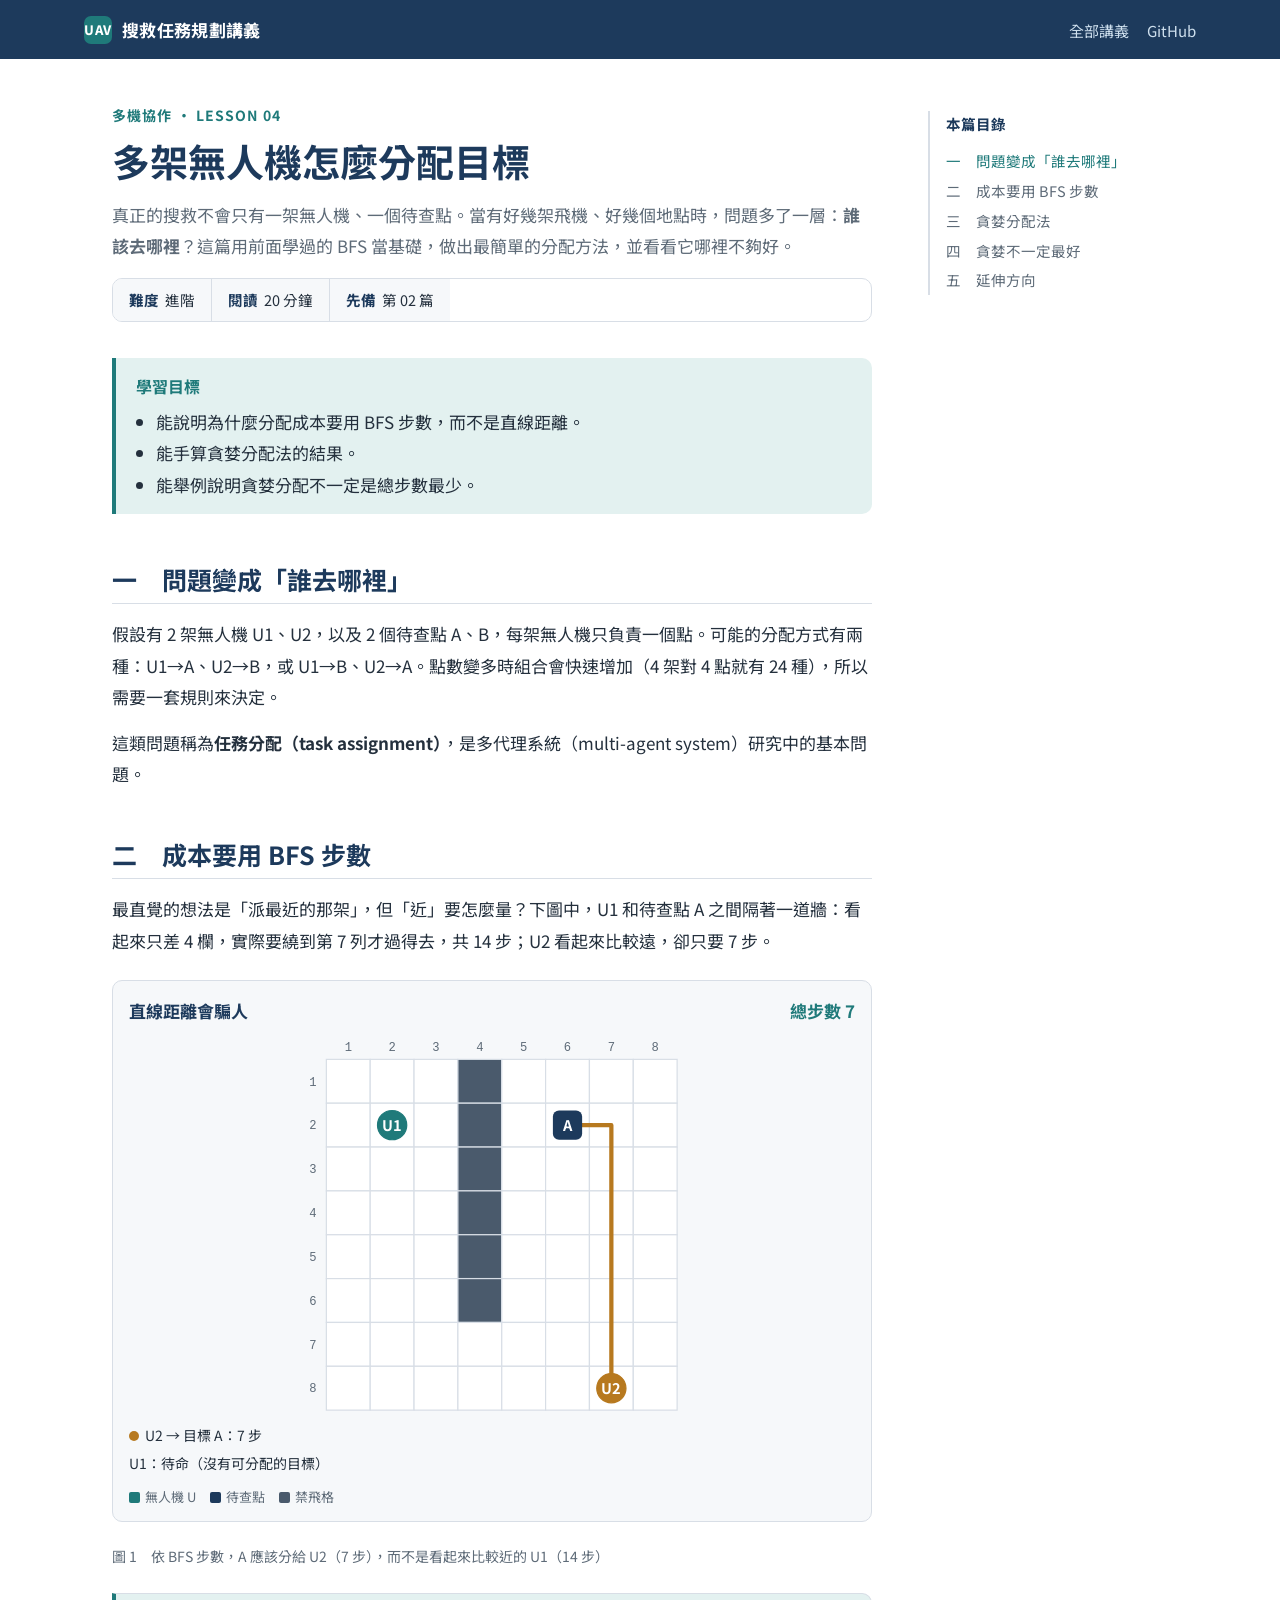
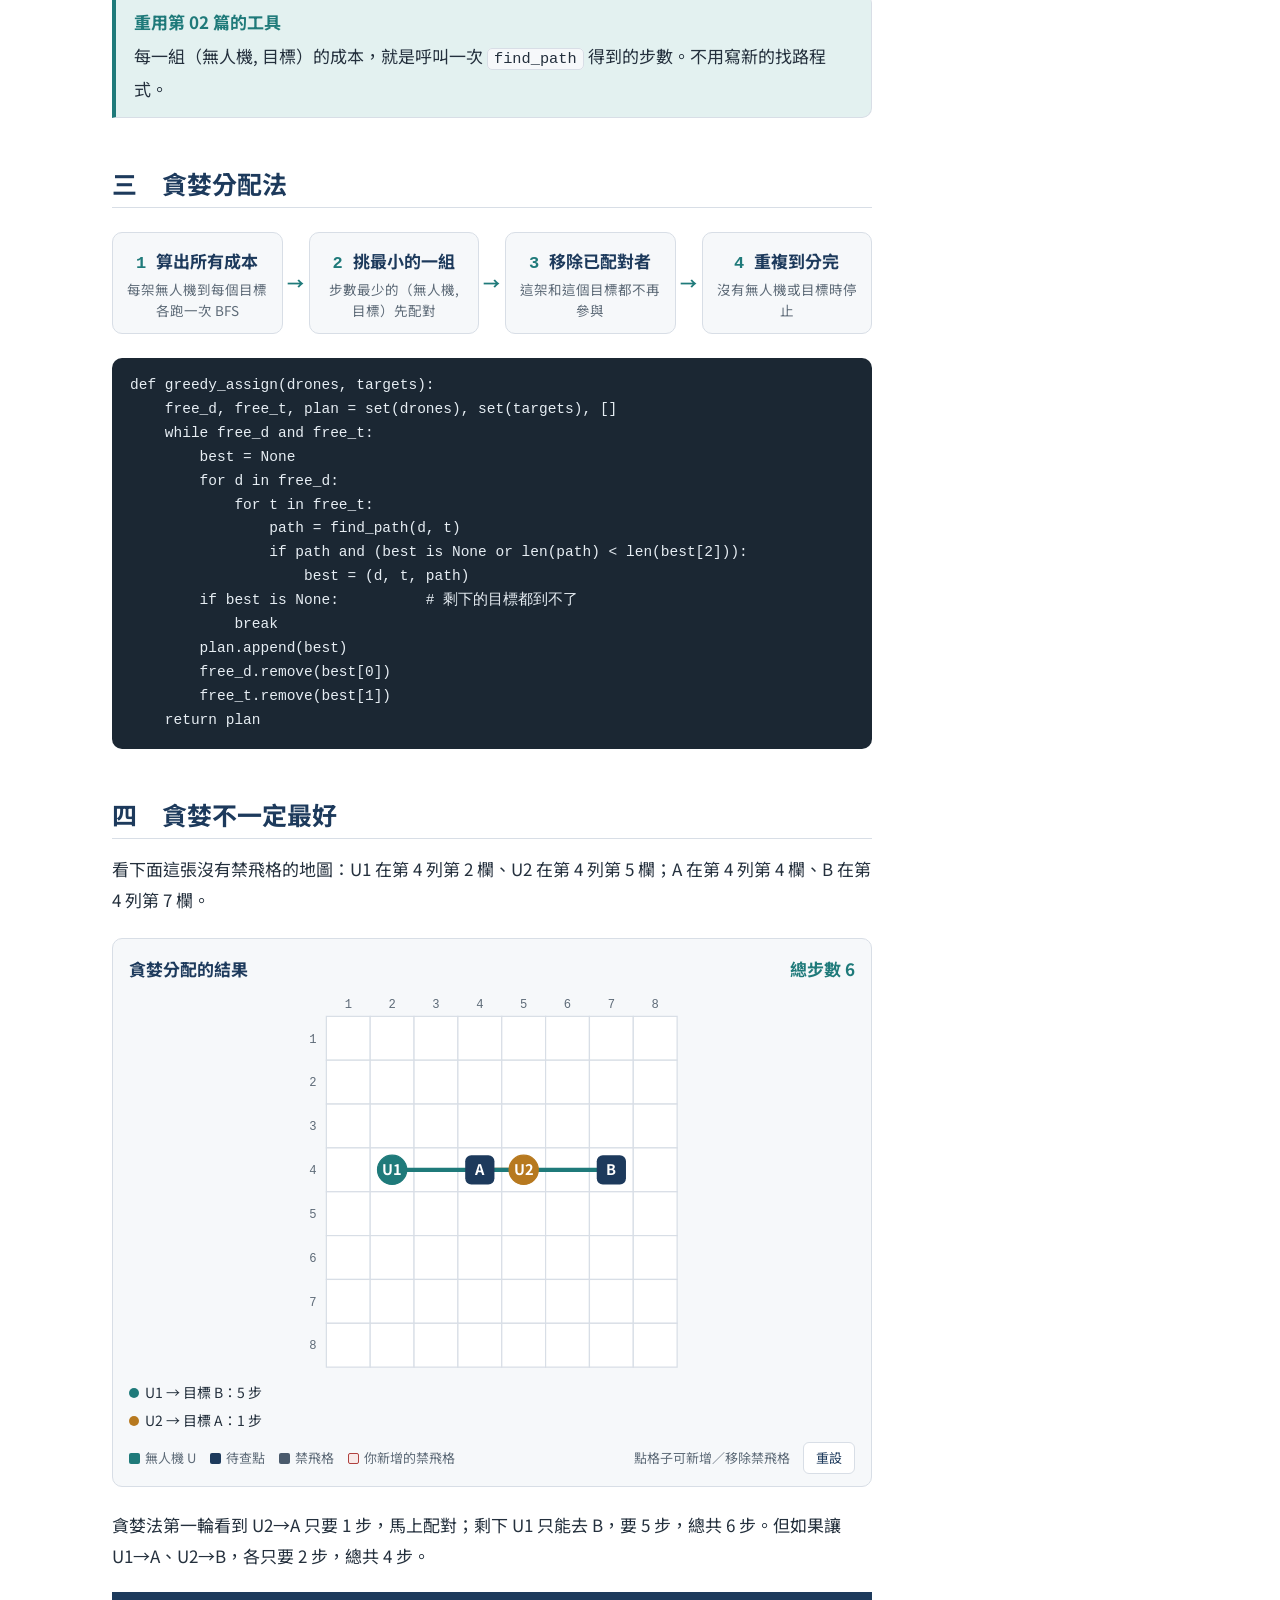
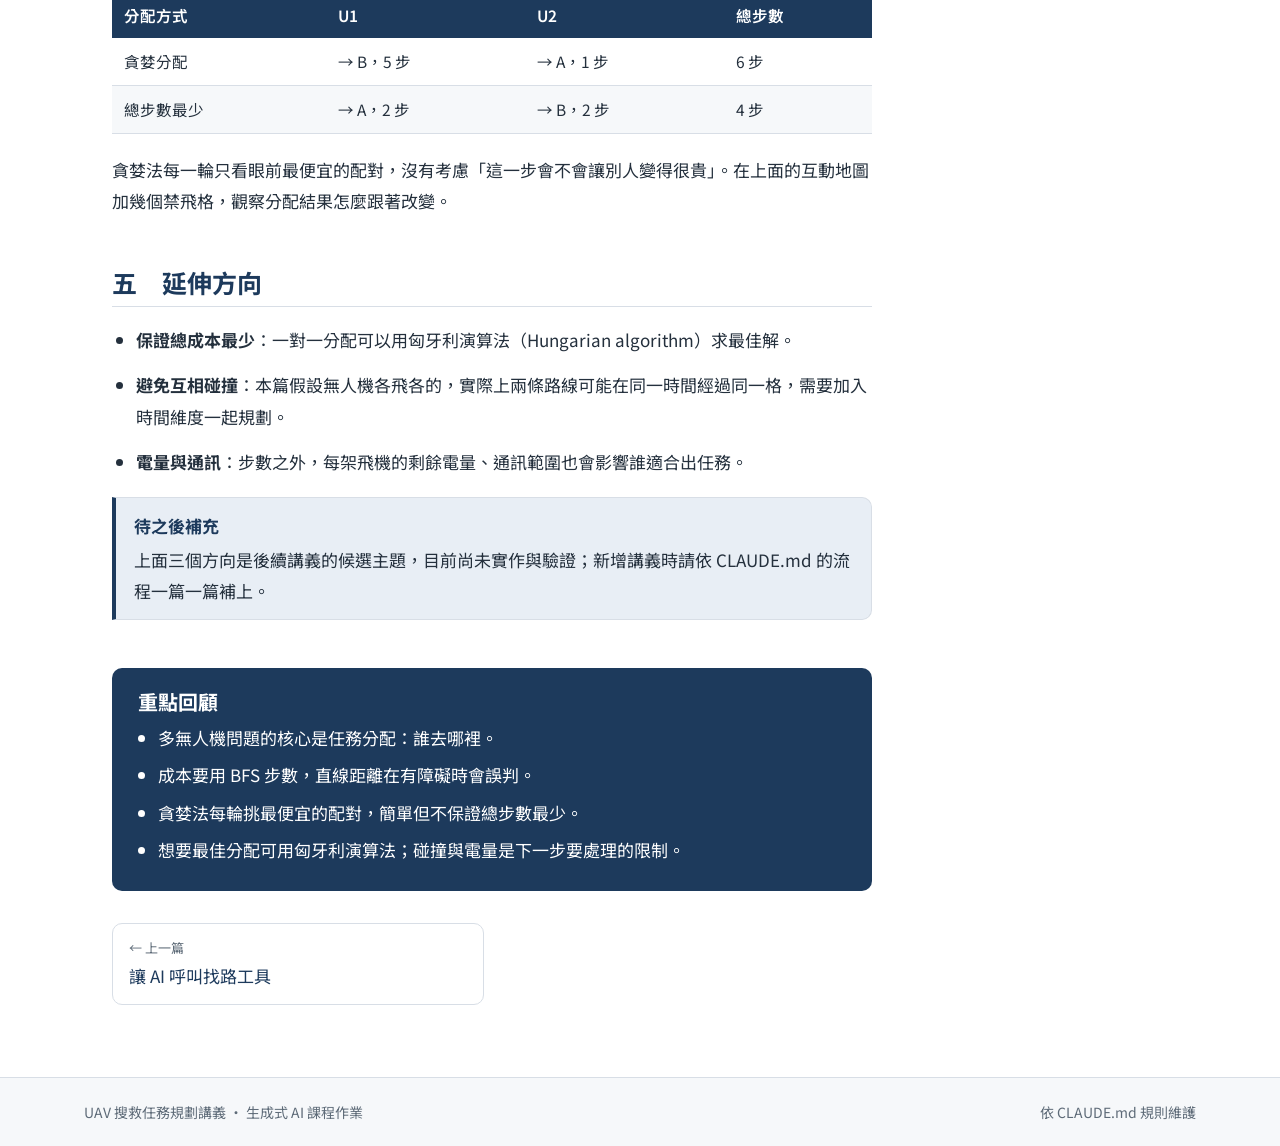
<file: lessons/04-multi-uav-assignment.html>
<!DOCTYPE html>
<html lang="zh-Hant-TW">
<head>
  <meta charset="UTF-8">
  <meta name="viewport" content="width=device-width, initial-scale=1">
  <title>04 多架無人機怎麼分配目標｜UAV 搜救任務規劃講義</title>
  <meta name="description" content="從一架擴充到多架：用 BFS 步數當成本，貪婪地把目標分給最近的無人機。">
  <link rel="preconnect" href="https://fonts.googleapis.com">
  <link href="https://fonts.googleapis.com/css2?family=Noto+Sans+TC:wght@400;700&display=swap" rel="stylesheet">
  <link rel="stylesheet" href="../assets/css/style.css">
  <script src="../data/lessons.js" defer></script>
  <script src="../assets/js/main.js" defer></script>
</head>
<body data-lesson-id="04">

<header class="site-header">
  <div class="inner">
    <a class="brand" href="../index.html"><span class="brand-mark">UAV</span>搜救任務規劃講義</a>
    <nav><a href="../index.html">全部講義</a><a href="https://github.com/nswerr/uav-rescue-lessons">GitHub</a></nav>
  </div>
</header>

<div class="lesson-layout">
  <main>
    <header class="lesson-head">
      <p class="kicker">多機協作 ・ LESSON 04</p>
      <h1>多架無人機怎麼分配目標</h1>
      <p class="lead">真正的搜救不會只有一架無人機、一個待查點。當有好幾架飛機、好幾個地點時，問題多了一層：<strong>誰該去哪裡</strong>？這篇用前面學過的 BFS 當基礎，做出最簡單的分配方法，並看看它哪裡不夠好。</p>
      <div class="info-bar">
        <div><b>難度</b>進階</div>
        <div><b>閱讀</b>20 分鐘</div>
        <div><b>先備</b>第 02 篇</div>
      </div>
    </header>

    <section class="goals">
      <h2>學習目標</h2>
      <ul>
        <li>能說明為什麼分配成本要用 BFS 步數，而不是直線距離。</li>
        <li>能手算貪婪分配法的結果。</li>
        <li>能舉例說明貪婪分配不一定是總步數最少。</li>
      </ul>
    </section>

    <article>
      <h2 id="problem">一　問題變成「誰去哪裡」</h2>
      <p>假設有 2 架無人機 U1、U2，以及 2 個待查點 A、B，每架無人機只負責一個點。可能的分配方式有兩種：U1→A、U2→B，或 U1→B、U2→A。點數變多時組合會快速增加（4 架對 4 點就有 24 種），所以需要一套規則來決定。</p>
      <p>這類問題稱為<strong>任務分配（task assignment）</strong>，是多代理系統（multi-agent system）研究中的基本問題。</p>

      <h2 id="cost">二　成本要用 BFS 步數</h2>
      <p>最直覺的想法是「派最近的那架」，但「近」要怎麼量？下圖中，U1 和待查點 A 之間隔著一道牆：看起來只差 4 欄，實際要繞到第 7 列才過得去，共 14 步；U2 看起來比較遠，卻只要 7 步。</p>
      <figure>
        <div class="grid-map" data-rows="8" data-cols="8"
             data-drones="2,2;8,7" data-targets="2,6"
             data-blocked="1,4;2,4;3,4;4,4;5,4;6,4" data-title="直線距離會騙人"></div>
        <figcaption>圖 1　依 BFS 步數，A 應該分給 U2（7 步），而不是看起來比較近的 U1（14 步）</figcaption>
      </figure>
      <div class="callout tip"><strong>重用第 02 篇的工具</strong><p>每一組（無人機, 目標）的成本，就是呼叫一次 <code>find_path</code> 得到的步數。不用寫新的找路程式。</p></div>

      <h2 id="greedy">三　貪婪分配法</h2>
      <ol class="flow">
        <li><b>算出所有成本</b><span>每架無人機到每個目標各跑一次 BFS</span></li>
        <li><b>挑最小的一組</b><span>步數最少的（無人機, 目標）先配對</span></li>
        <li><b>移除已配對者</b><span>這架和這個目標都不再參與</span></li>
        <li><b>重複到分完</b><span>沒有無人機或目標時停止</span></li>
      </ol>
<pre><code class="lang-python">def greedy_assign(drones, targets):
    free_d, free_t, plan = set(drones), set(targets), []
    while free_d and free_t:
        best = None
        for d in free_d:
            for t in free_t:
                path = find_path(d, t)
                if path and (best is None or len(path) &lt; len(best[2])):
                    best = (d, t, path)
        if best is None:          # 剩下的目標都到不了
            break
        plan.append(best)
        free_d.remove(best[0])
        free_t.remove(best[1])
    return plan</code></pre>

      <h2 id="pitfall">四　貪婪不一定最好</h2>
      <p>看下面這張沒有禁飛格的地圖：U1 在第 4 列第 2 欄、U2 在第 4 列第 5 欄；A 在第 4 列第 4 欄、B 在第 4 列第 7 欄。</p>
      <div class="grid-map" data-rows="8" data-cols="8"
           data-drones="4,2;4,5" data-targets="4,4;4,7"
           data-title="貪婪分配的結果" data-interactive="true"></div>
      <p>貪婪法第一輪看到 U2→A 只要 1 步，馬上配對；剩下 U1 只能去 B，要 5 步，總共 6 步。但如果讓 U1→A、U2→B，各只要 2 步，總共 4 步。</p>
      <table class="data">
        <thead><tr><th>分配方式</th><th>U1</th><th>U2</th><th>總步數</th></tr></thead>
        <tbody>
          <tr><td>貪婪分配</td><td>→ B，5 步</td><td>→ A，1 步</td><td>6 步</td></tr>
          <tr><td>總步數最少</td><td>→ A，2 步</td><td>→ B，2 步</td><td>4 步</td></tr>
        </tbody>
      </table>
      <p>貪婪法每一輪只看眼前最便宜的配對，沒有考慮「這一步會不會讓別人變得很貴」。在上面的互動地圖加幾個禁飛格，觀察分配結果怎麼跟著改變。</p>

      <h2 id="next">五　延伸方向</h2>
      <ul>
        <li><strong>保證總成本最少</strong>：一對一分配可以用匈牙利演算法（Hungarian algorithm）求最佳解。</li>
        <li><strong>避免互相碰撞</strong>：本篇假設無人機各飛各的，實際上兩條路線可能在同一時間經過同一格，需要加入時間維度一起規劃。</li>
        <li><strong>電量與通訊</strong>：步數之外，每架飛機的剩餘電量、通訊範圍也會影響誰適合出任務。</li>
      </ul>
      <div class="callout note"><strong>待之後補充</strong><p>上面三個方向是後續講義的候選主題，目前尚未實作與驗證；新增講義時請依 CLAUDE.md 的流程一篇一篇補上。</p></div>

      <section class="recap">
        <h2>重點回顧</h2>
        <ul>
          <li>多無人機問題的核心是任務分配：誰去哪裡。</li>
          <li>成本要用 BFS 步數，直線距離在有障礙時會誤判。</li>
          <li>貪婪法每輪挑最便宜的配對，簡單但不保證總步數最少。</li>
          <li>想要最佳分配可用匈牙利演算法；碰撞與電量是下一步要處理的限制。</li>
        </ul>
      </section>
    </article>

    <nav class="pager" data-pager></nav>
  </main>

  <aside class="toc" data-toc></aside>
</div>

<footer class="site-footer">
  <div class="inner">
    <span>UAV 搜救任務規劃講義 ・ 生成式 AI 課程作業</span>
    <span>依 CLAUDE.md 規則維護</span>
  </div>
</footer>
</body>
</html>
</file>
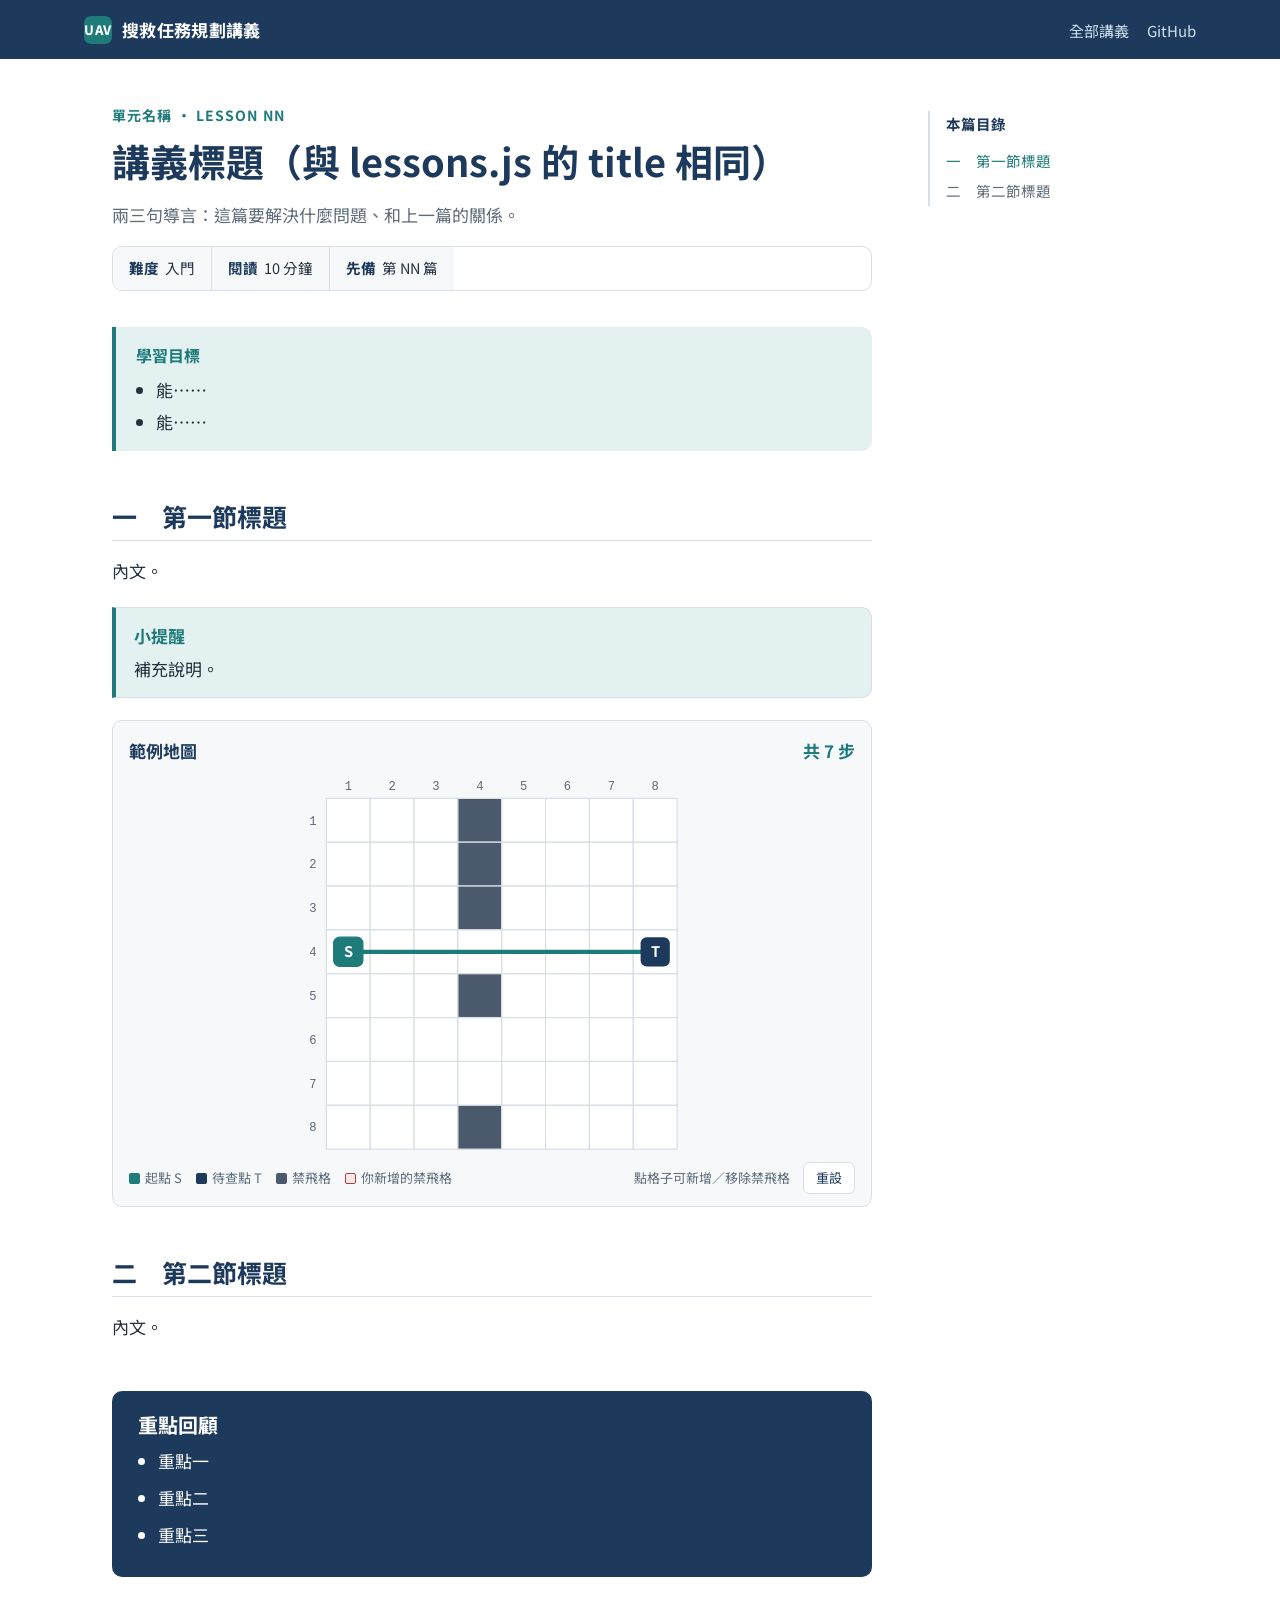
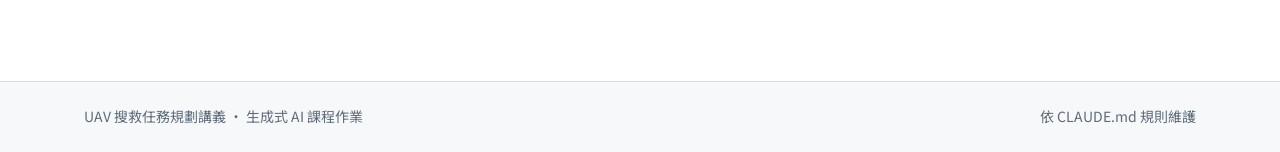
<file: lessons/_template.html>
<!DOCTYPE html>
<html lang="zh-Hant-TW">
<head>
  <meta charset="UTF-8">
  <meta name="viewport" content="width=device-width, initial-scale=1">
  <!-- 改這裡：標題格式「NN 講義標題｜UAV 搜救任務規劃講義」 -->
  <title>NN 講義標題｜UAV 搜救任務規劃講義</title>
  <meta name="description" content="與 data/lessons.js 的 summary 相同">
  <link rel="preconnect" href="https://fonts.googleapis.com">
  <link href="https://fonts.googleapis.com/css2?family=Noto+Sans+TC:wght@400;700&display=swap" rel="stylesheet">
  <link rel="stylesheet" href="../assets/css/style.css">
  <script src="../data/lessons.js" defer></script>
  <script src="../assets/js/main.js" defer></script>
</head>
<!-- 改這裡：data-lesson-id 必須等於檔名編號 -->
<body data-lesson-id="NN">

<header class="site-header">
  <div class="inner">
    <a class="brand" href="../index.html"><span class="brand-mark">UAV</span>搜救任務規劃講義</a>
    <nav><a href="../index.html">全部講義</a><a href="https://github.com/nswerr/uav-rescue-lessons">GitHub</a></nav>
  </div>
</header>

<div class="lesson-layout">
  <main>
    <header class="lesson-head">
      <p class="kicker">單元名稱 ・ LESSON NN</p>
      <h1>講義標題（與 lessons.js 的 title 相同）</h1>
      <p class="lead">兩三句導言：這篇要解決什麼問題、和上一篇的關係。</p>
      <div class="info-bar">
        <div><b>難度</b>入門</div>
        <div><b>閱讀</b>10 分鐘</div>
        <div><b>先備</b>第 NN 篇</div>
      </div>
    </header>

    <section class="goals">
      <h2>學習目標</h2>
      <ul>
        <li>能……</li>
        <li>能……</li>
      </ul>
    </section>

    <article>
      <h2 id="section-1">一　第一節標題</h2>
      <p>內文。</p>

      <div class="callout tip"><strong>小提醒</strong><p>補充說明。</p></div>

      <!-- 每篇至少一個互動地圖；座標格式「列,欄」，從 1 開始 -->
      <div class="grid-map" data-rows="8" data-cols="8" data-start="4,1" data-goal="4,8"
           data-blocked="1,4;2,4;3,4;5,4;8,4" data-title="範例地圖" data-interactive="true"></div>

      <h2 id="section-2">二　第二節標題</h2>
      <p>內文。</p>

      <section class="recap">
        <h2>重點回顧</h2>
        <ul>
          <li>重點一</li>
          <li>重點二</li>
          <li>重點三</li>
        </ul>
      </section>
    </article>

    <nav class="pager" data-pager></nav>
  </main>

  <aside class="toc" data-toc></aside>
</div>

<footer class="site-footer">
  <div class="inner">
    <span>UAV 搜救任務規劃講義 ・ 生成式 AI 課程作業</span>
    <span>依 CLAUDE.md 規則維護</span>
  </div>
</footer>
</body>
</html>
</file>
<file: assets/css/style.css>
/* =========================================================
   UAV 搜救任務規劃講義 — 全站樣式
   規則：顏色只用下方變數；講義 HTML 不寫 inline style。
   ========================================================= */

:root {
  --navy: #1d3a5c;
  --navy-soft: #e8eef5;
  --teal: #1f7a7a;
  --teal-soft: #e3f1f0;
  --ink: #24303d;
  --muted: #5e6b78;
  --paper: #f6f8fa;
  --white: #ffffff;
  --line: #d8dee6;
  --danger: #b0413e;
  --danger-soft: #f8e9e8;
  --amber: #b7791f;
  --amber-soft: #fbf1e1;
  --block: #4a5a6c;

  /* unit colors：新增單元時在這裡加一行 */
  --unit-任務基礎: #1f7a7a;
  --unit-路徑規劃: #1d3a5c;
  --unit-AI整合: #6b4fa0;
  --unit-多機協作: #b7791f;

  --radius: 10px;
  --content: 760px;
  --font: "Noto Sans TC", "Microsoft JhengHei", "PingFang TC", system-ui, sans-serif;
  --mono: "Cascadia Code", "Consolas", "SFMono-Regular", monospace;
}

* { box-sizing: border-box; }

html { scroll-behavior: smooth; scroll-padding-top: 80px; }

body {
  margin: 0;
  font-family: var(--font);
  color: var(--ink);
  background: var(--white);
  line-height: 1.85;
  font-size: 17px;
}

a { color: var(--teal); text-decoration-thickness: 1px; text-underline-offset: 3px; }
a:hover { color: var(--navy); }

/* ---------- 頁首 / 頁尾 ---------- */
.site-header {
  position: sticky; top: 0; z-index: 10;
  background: var(--navy);
  color: var(--white);
}
.site-header .inner {
  max-width: 1160px; margin: 0 auto; padding: 14px 24px;
  display: flex; align-items: center; justify-content: space-between; gap: 16px;
}
.brand { color: var(--white); text-decoration: none; font-weight: 700; letter-spacing: .02em; display: flex; align-items: center; gap: 10px; }
.brand:hover { color: var(--white); }
.brand-mark {
  width: 28px; height: 28px; border-radius: 7px; background: var(--teal);
  display: grid; place-items: center; font-size: 13px; font-weight: 800;
}
.site-header nav a { color: #cfe0ee; text-decoration: none; font-size: 15px; margin-left: 18px; }
.site-header nav a:hover { color: var(--white); }

.site-footer {
  margin-top: 72px; border-top: 1px solid var(--line); background: var(--paper);
  color: var(--muted); font-size: 14px;
}
.site-footer .inner { max-width: 1160px; margin: 0 auto; padding: 22px 24px; display: flex; justify-content: space-between; flex-wrap: wrap; gap: 8px; }

/* ---------- 首頁 ---------- */
.hero { background: linear-gradient(180deg, var(--navy-soft), var(--white)); border-bottom: 1px solid var(--line); }
.hero .inner { max-width: 1160px; margin: 0 auto; padding: 56px 24px 44px; }
.kicker { color: var(--teal); font-weight: 700; font-size: 14px; letter-spacing: .08em; margin: 0 0 6px; }
.hero h1 { font-size: clamp(30px, 4.4vw, 44px); color: var(--navy); margin: 0 0 12px; line-height: 1.3; }
.hero p.lead { max-width: 680px; color: var(--muted); margin: 0 0 22px; }
.hero-grid { display: grid; grid-template-columns: 1.1fr 1fr; gap: 40px; align-items: center; }
.stats { display: flex; gap: 28px; flex-wrap: wrap; }
.stats div { font-size: 14px; color: var(--muted); }
.stats b { display: block; font-size: 26px; color: var(--navy); }

.page { max-width: 1160px; margin: 0 auto; padding: 0 24px; }
.unit-block { margin-top: 48px; }
.unit-title { display: flex; align-items: baseline; gap: 12px; border-bottom: 2px solid var(--navy); padding-bottom: 6px; margin-bottom: 18px; }
.unit-title h2 { margin: 0; font-size: 22px; color: var(--navy); }
.unit-title span { color: var(--muted); font-size: 14px; }

.cards { display: grid; grid-template-columns: repeat(auto-fill, minmax(300px, 1fr)); gap: 18px; }
.card {
  display: flex; flex-direction: column; gap: 6px;
  border: 1px solid var(--line); border-radius: var(--radius); padding: 18px 20px;
  text-decoration: none; color: var(--ink); background: var(--white);
  border-top: 4px solid var(--unit-color, var(--teal));
  transition: transform .15s, box-shadow .15s;
}
.card:hover { transform: translateY(-2px); box-shadow: 0 8px 22px rgba(29, 58, 92, .1); color: var(--ink); }
.card .num { font-family: var(--mono); color: var(--unit-color, var(--teal)); font-weight: 700; font-size: 14px; }
.card h3 { margin: 0; font-size: 19px; color: var(--navy); line-height: 1.45; }
.card p { margin: 0; color: var(--muted); font-size: 15px; line-height: 1.7; flex: 1; }
.meta-row { display: flex; gap: 8px; flex-wrap: wrap; margin-top: 8px; }
.chip { font-size: 12.5px; padding: 2px 9px; border-radius: 999px; background: var(--paper); border: 1px solid var(--line); color: var(--muted); line-height: 1.7; }
.chip.level { background: var(--teal-soft); border-color: transparent; color: var(--teal); font-weight: 700; }

.how { margin-top: 56px; background: var(--paper); border: 1px solid var(--line); border-radius: var(--radius); padding: 26px 28px; }
.how h2 { margin: 0 0 8px; color: var(--navy); font-size: 21px; }

/* ---------- 講義頁版面 ---------- */
.lesson-layout {
  max-width: 1160px; margin: 0 auto; padding: 0 24px;
  display: grid; grid-template-columns: minmax(0, var(--content)) 240px; gap: 56px; justify-content: center;
}
.lesson-head { padding: 44px 0 10px; }
.lesson-head h1 { font-size: clamp(28px, 4vw, 38px); color: var(--navy); margin: 0 0 12px; line-height: 1.35; }
.lesson-head .lead { color: var(--muted); margin: 0 0 16px; }
.info-bar { display: flex; flex-wrap: wrap; gap: 0; border: 1px solid var(--line); border-radius: var(--radius); overflow: hidden; font-size: 14.5px; }
.info-bar div { padding: 8px 16px; border-right: 1px solid var(--line); background: var(--paper); }
.info-bar div:last-child { border-right: 0; }
.info-bar b { color: var(--navy); margin-right: 6px; }

.goals { margin: 26px 0 8px; border-left: 4px solid var(--teal); background: var(--teal-soft); border-radius: 0 var(--radius) var(--radius) 0; padding: 14px 20px; }
.goals h2 { font-size: 16px !important; margin: 0 0 4px !important; color: var(--teal) !important; border: 0 !important; padding: 0 !important; }
.goals ul { margin: 0; padding-left: 20px; }

article h2 { font-size: 25px; color: var(--navy); margin: 48px 0 14px; padding-bottom: 6px; border-bottom: 1px solid var(--line); line-height: 1.4; }
article h3 { font-size: 19px; color: var(--navy); margin: 30px 0 8px; }
article p, article li { margin: 0 0 14px; }
article ul, article ol { padding-left: 24px; }

.toc { position: sticky; top: 84px; align-self: start; margin-top: 52px; font-size: 14.5px; border-left: 2px solid var(--line); padding-left: 16px; }
.toc p { font-weight: 700; color: var(--navy); margin: 0 0 8px; }
.toc a { display: block; color: var(--muted); text-decoration: none; padding: 4px 0; line-height: 1.5; }
.toc a:hover, .toc a.active { color: var(--teal); }

/* ---------- 元件：提示框 ---------- */
.callout { border: 1px solid var(--line); border-left-width: 4px; border-radius: 0 var(--radius) var(--radius) 0; padding: 12px 18px; margin: 20px 0; background: var(--paper); }
.callout strong:first-child { display: block; margin-bottom: 2px; }
.callout p:last-child { margin-bottom: 0; }
.callout.tip { border-left-color: var(--teal); background: var(--teal-soft); }
.callout.tip strong:first-child { color: var(--teal); }
.callout.note { border-left-color: var(--navy); background: var(--navy-soft); }
.callout.note strong:first-child { color: var(--navy); }
.callout.warn { border-left-color: var(--danger); background: var(--danger-soft); }
.callout.warn strong:first-child { color: var(--danger); }

/* ---------- 元件：流程圖 ---------- */
.flow { list-style: none; padding: 0 !important; margin: 24px 0; display: flex; gap: 26px; counter-reset: flow; }
.flow li {
  position: relative; flex: 1 1 0; min-width: 0; margin: 0 !important;
  border: 1px solid var(--line); border-radius: var(--radius); background: var(--paper);
  padding: 12px 14px; text-align: center; counter-increment: flow;
}
.flow li b { display: block; color: var(--navy); }
.flow li b::before { content: counter(flow) "  "; color: var(--teal); font-family: var(--mono); }
.flow li span { display: block; font-size: 13.5px; color: var(--muted); line-height: 1.55; }
.flow li:not(:last-child)::after { content: "→"; position: absolute; right: -22px; top: 50%; transform: translateY(-50%); color: var(--teal); font-weight: 700; }

/* ---------- 元件：資料表 ---------- */
.table-wrap { overflow-x: auto; margin: 20px 0; }
table.data { width: 100%; border-collapse: collapse; font-size: 15.5px; }
table.data th { background: var(--navy); color: var(--white); text-align: left; padding: 9px 12px; font-weight: 600; }
table.data td { border-bottom: 1px solid var(--line); padding: 9px 12px; vertical-align: top; }
table.data tbody tr:nth-child(even) td { background: var(--paper); }

/* ---------- 元件：程式碼 ---------- */
pre { background: #1b2733; color: #e6edf3; border-radius: var(--radius); padding: 16px 18px; overflow-x: auto; font-size: 14.5px; line-height: 1.65; margin: 18px 0; }
code { font-family: var(--mono); }
:not(pre) > code { background: var(--paper); border: 1px solid var(--line); border-radius: 5px; padding: 1px 6px; font-size: .9em; }

figure { margin: 24px 0; }
figure img { max-width: 100%; border: 1px solid var(--line); border-radius: var(--radius); }
figcaption { font-size: 14px; color: var(--muted); margin-top: 8px; }

/* ---------- 元件：格子地圖 ---------- */
.grid-map { border: 1px solid var(--line); border-radius: var(--radius); background: var(--paper); padding: 14px 16px 12px; margin: 22px 0; }
.gm-head { display: flex; justify-content: space-between; align-items: center; gap: 10px; flex-wrap: wrap; margin-bottom: 8px; }
.gm-title { font-weight: 700; color: var(--navy); }
.gm-status { font-weight: 700; color: var(--teal); }
.gm-status.fail { color: var(--danger); }
.gm-body { display: flex; justify-content: center; }
.gm-body svg { width: 100%; max-width: 380px; height: auto; display: block; }
.gm-cell { fill: var(--white); stroke: var(--line); }
.gm-cell.click { cursor: pointer; }
.gm-cell.click:hover { fill: var(--teal-soft); }
.gm-cell.blocked { fill: var(--block); }
.gm-cell.added { fill: var(--danger-soft); stroke: var(--danger); }
.gm-x { stroke: var(--danger); stroke-width: 2.5; stroke-linecap: round; pointer-events: none; }
.gm-axis { font-size: 10px; fill: var(--muted); font-family: var(--mono); }
.gm-path { fill: none; stroke-width: 3.5; stroke-linejoin: round; stroke-linecap: round; pointer-events: none; }
.gm-badge { pointer-events: none; }
.gm-badge text { font-size: 12px; font-weight: 700; fill: var(--white); font-family: var(--font); }
.c0 { stroke: var(--teal); fill: var(--teal); }
.c1 { stroke: var(--amber); fill: var(--amber); }
.c2 { stroke: #6b4fa0; fill: #6b4fa0; }
.c3 { stroke: var(--danger); fill: var(--danger); }
.gm-path.c0, .gm-path.c1, .gm-path.c2, .gm-path.c3 { fill: none; }
.goal-mark { fill: var(--navy); }
.gm-foot { display: flex; justify-content: space-between; align-items: center; gap: 10px; flex-wrap: wrap; margin-top: 8px; font-size: 13px; color: var(--muted); }
.gm-legend { display: flex; gap: 14px; flex-wrap: wrap; }
.gm-legend i { display: inline-block; width: 11px; height: 11px; border-radius: 2px; margin-right: 5px; vertical-align: -1px; }
.gm-legend .lg-s { background: var(--teal); }
.gm-legend .lg-t { background: var(--navy); }
.gm-legend .lg-b { background: var(--block); }
.gm-legend .lg-a { background: var(--danger-soft); border: 1px solid var(--danger); }
.gm-reset { font: inherit; font-size: 13px; border: 1px solid var(--line); background: var(--white); border-radius: 6px; padding: 3px 12px; cursor: pointer; color: var(--navy); }
.gm-reset:hover { border-color: var(--teal); color: var(--teal); }
.gm-assign { list-style: none; padding: 0 !important; margin: 8px 0 0; font-size: 14px; }
.gm-assign li { margin: 0 0 2px !important; }
.gm-assign i.c0 { background: var(--teal); }
.gm-assign i.c1 { background: var(--amber); }
.gm-assign i.c2 { background: #6b4fa0; }
.gm-assign i.c3 { background: var(--danger); }
.gm-assign i { display: inline-block; width: 10px; height: 10px; border-radius: 50%; margin-right: 6px; }

.map-pair { display: grid; grid-template-columns: 1fr 1fr; gap: 16px; }
.map-pair .grid-map { margin: 0; }
.map-pair + figcaption, .map-pair-wrap figcaption { margin-top: 8px; }

/* ---------- 重點回顧 / 上下篇 ---------- */
.recap { margin: 48px 0 0; background: var(--navy); color: var(--white); border-radius: var(--radius); padding: 20px 26px; }
.recap h2 { color: var(--white) !important; border: 0 !important; margin: 0 0 6px !important; padding: 0 !important; font-size: 20px !important; }
.recap ul { margin: 0; padding-left: 20px; }
.recap li { margin-bottom: 6px !important; }
.recap code { background: rgba(255,255,255,.12); border-color: transparent; color: var(--white); }

.pager { display: grid; grid-template-columns: 1fr 1fr; gap: 16px; margin-top: 32px; }
.pager a { border: 1px solid var(--line); border-radius: var(--radius); padding: 12px 16px; text-decoration: none; color: var(--navy); display: block; }
.pager a:hover { border-color: var(--teal); }
.pager small { display: block; color: var(--muted); font-size: 13px; }
.pager .next { text-align: right; grid-column: 2; }

/* ---------- 手機 ---------- */
@media (max-width: 900px) {
  .lesson-layout { grid-template-columns: minmax(0, 1fr); }
  .toc { display: none; }
  .hero-grid { grid-template-columns: 1fr; }
  .map-pair { grid-template-columns: 1fr; }
  .flow { flex-direction: column; gap: 22px; }
  .flow li:not(:last-child)::after { content: "↓"; right: 50%; top: auto; bottom: -22px; transform: translateX(50%); }
  body { font-size: 16px; }
  .site-header nav a { margin-left: 12px; }
}
</file>
